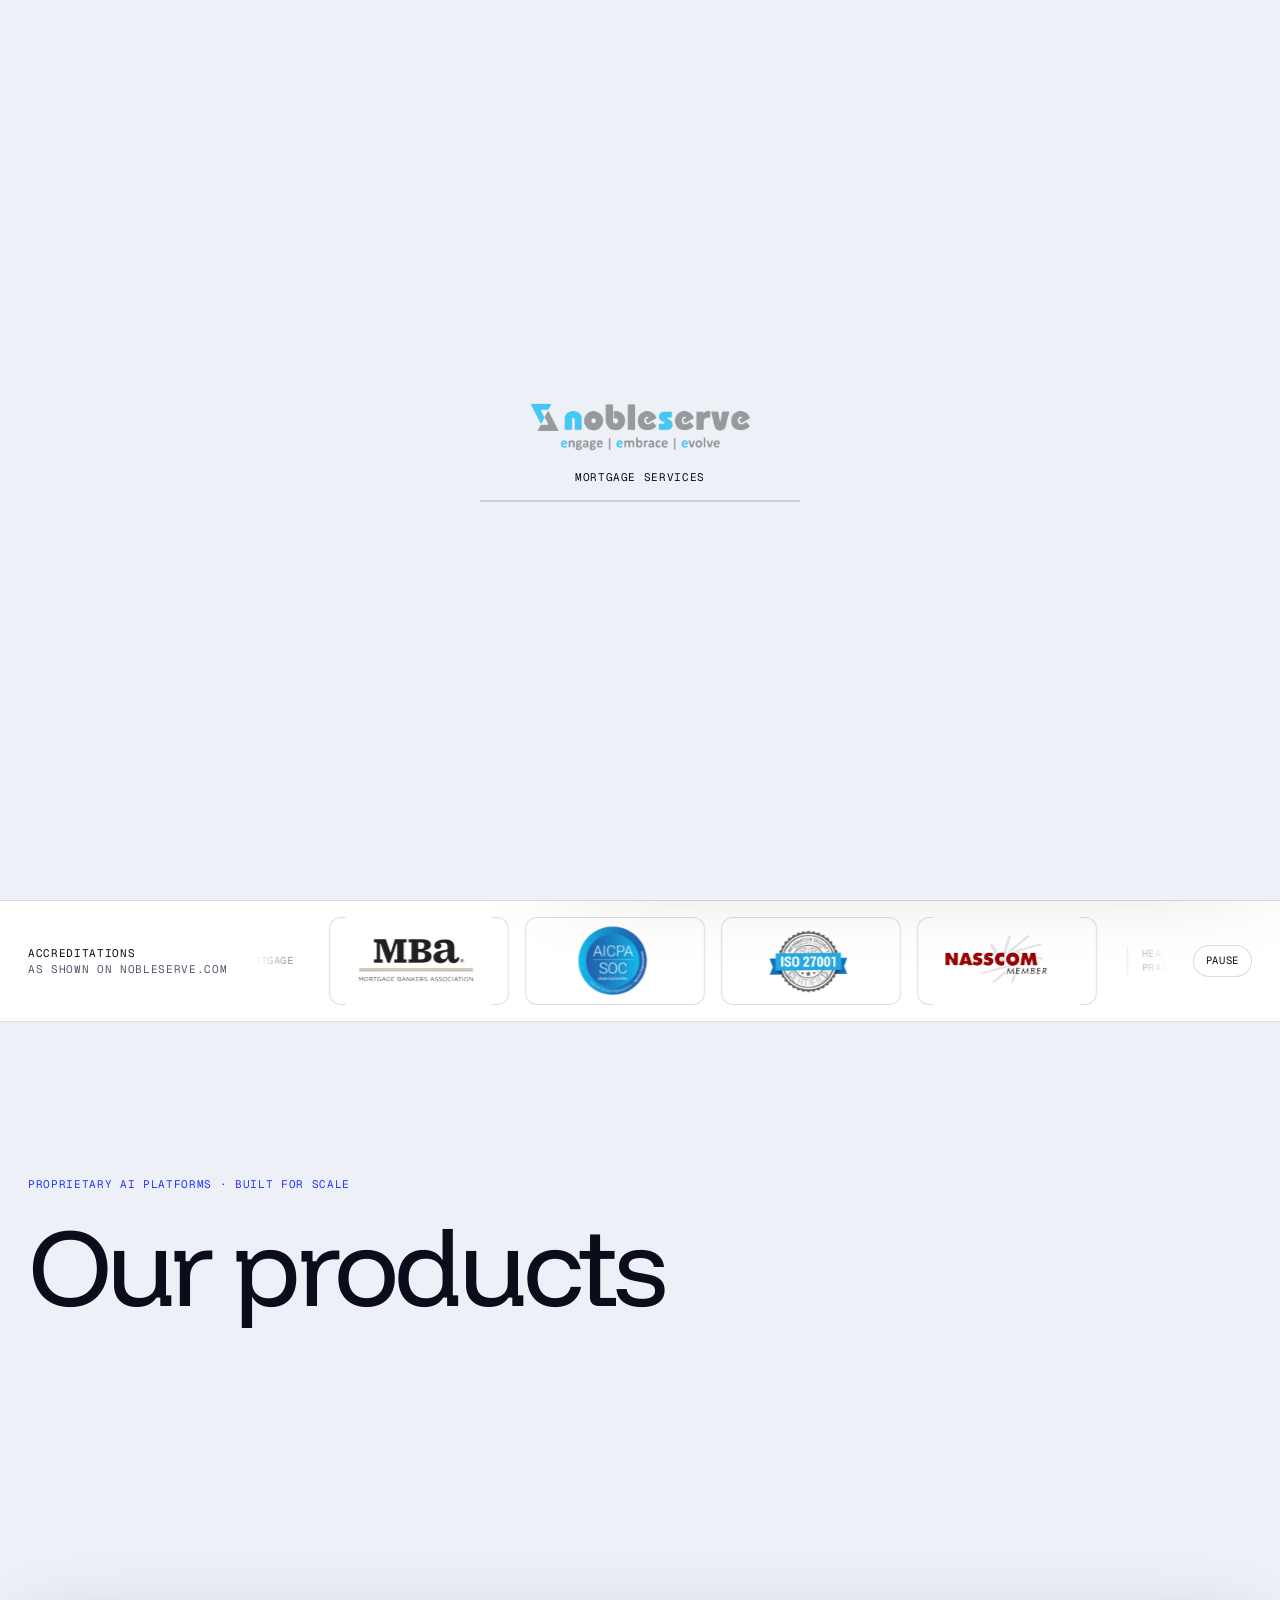
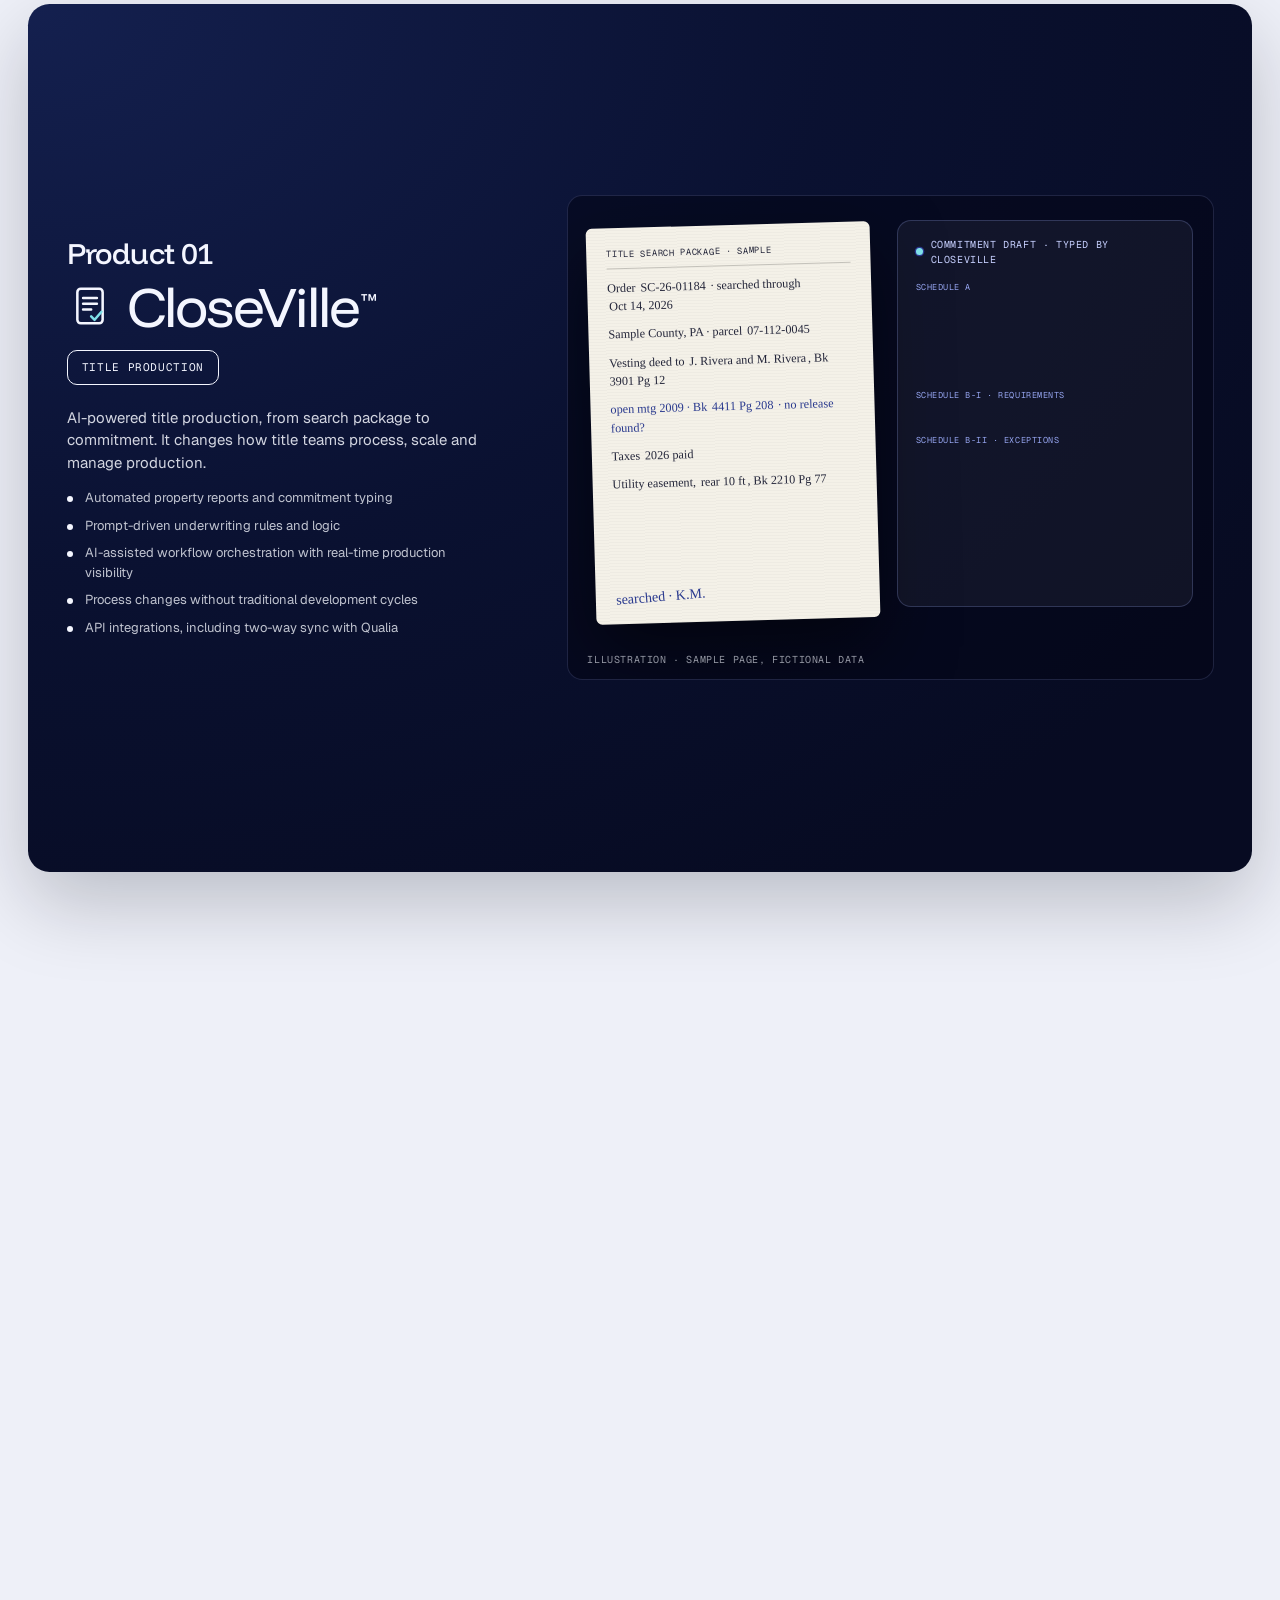
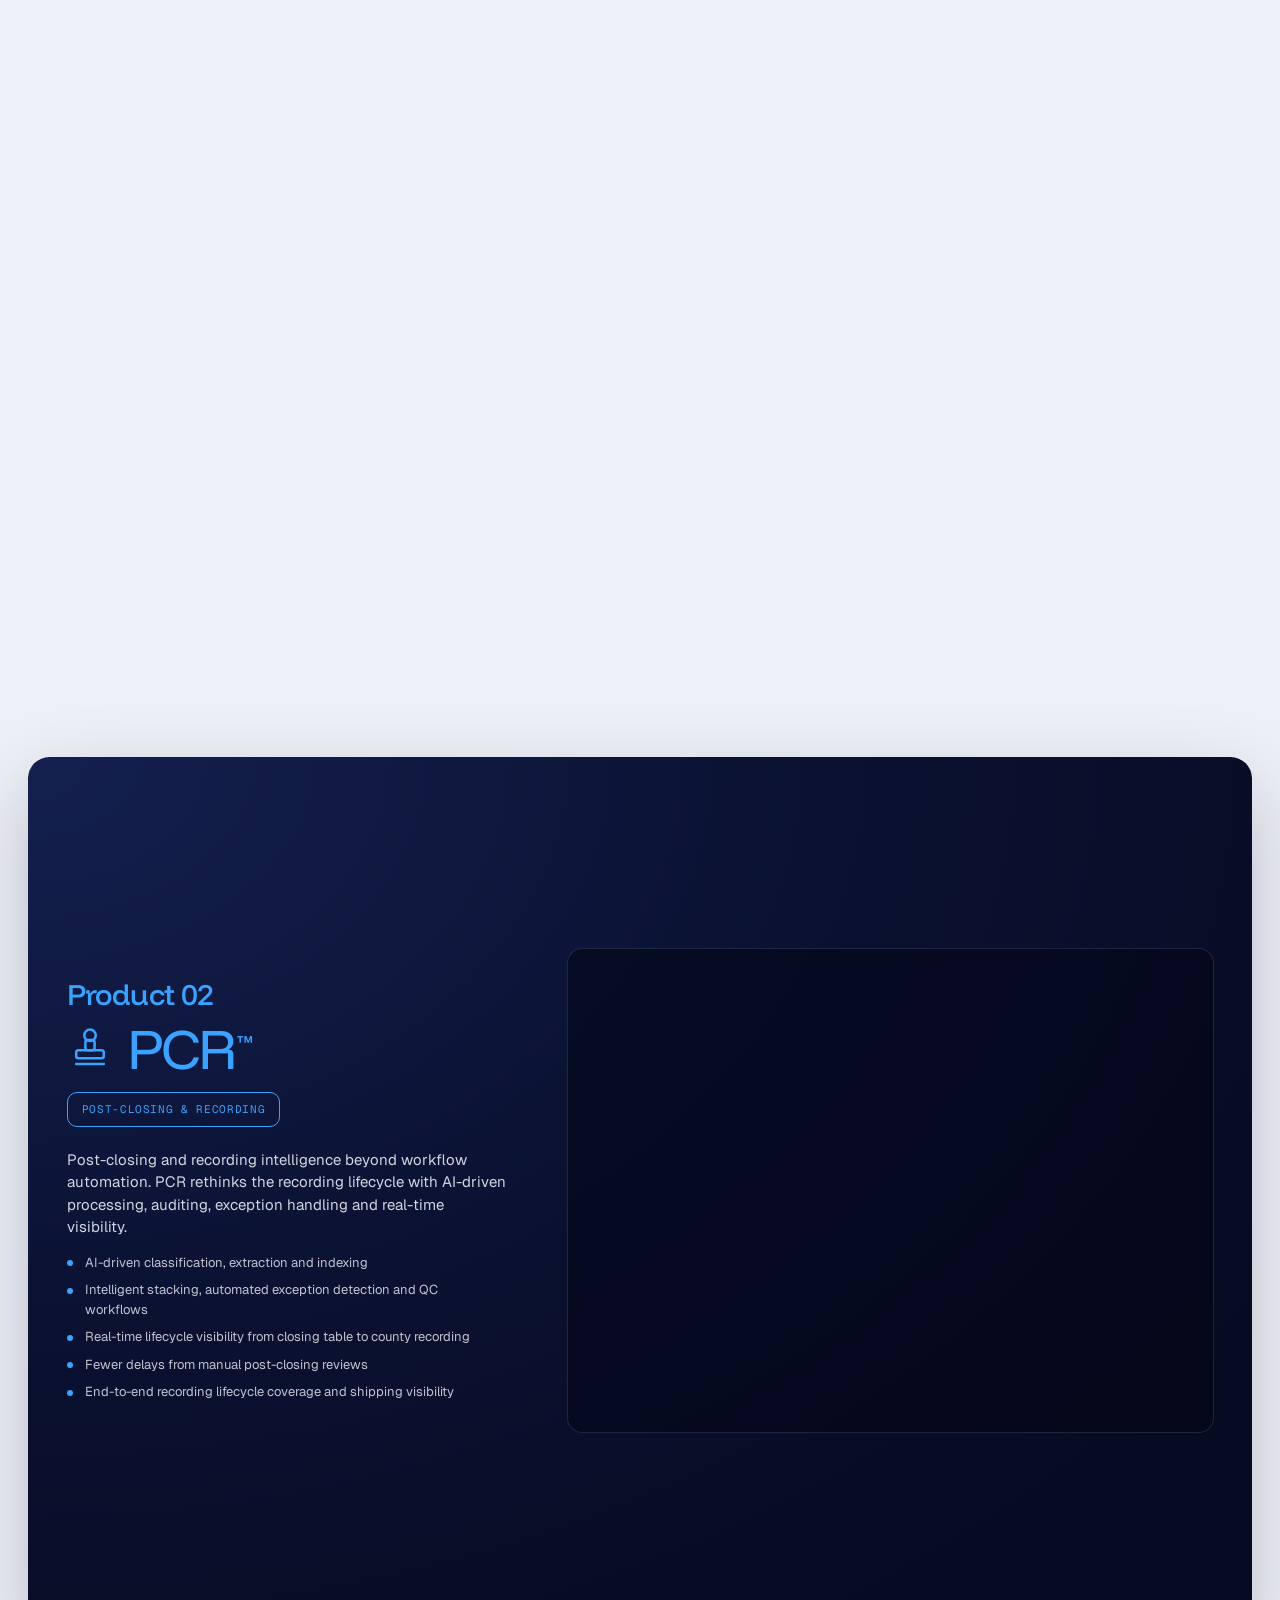
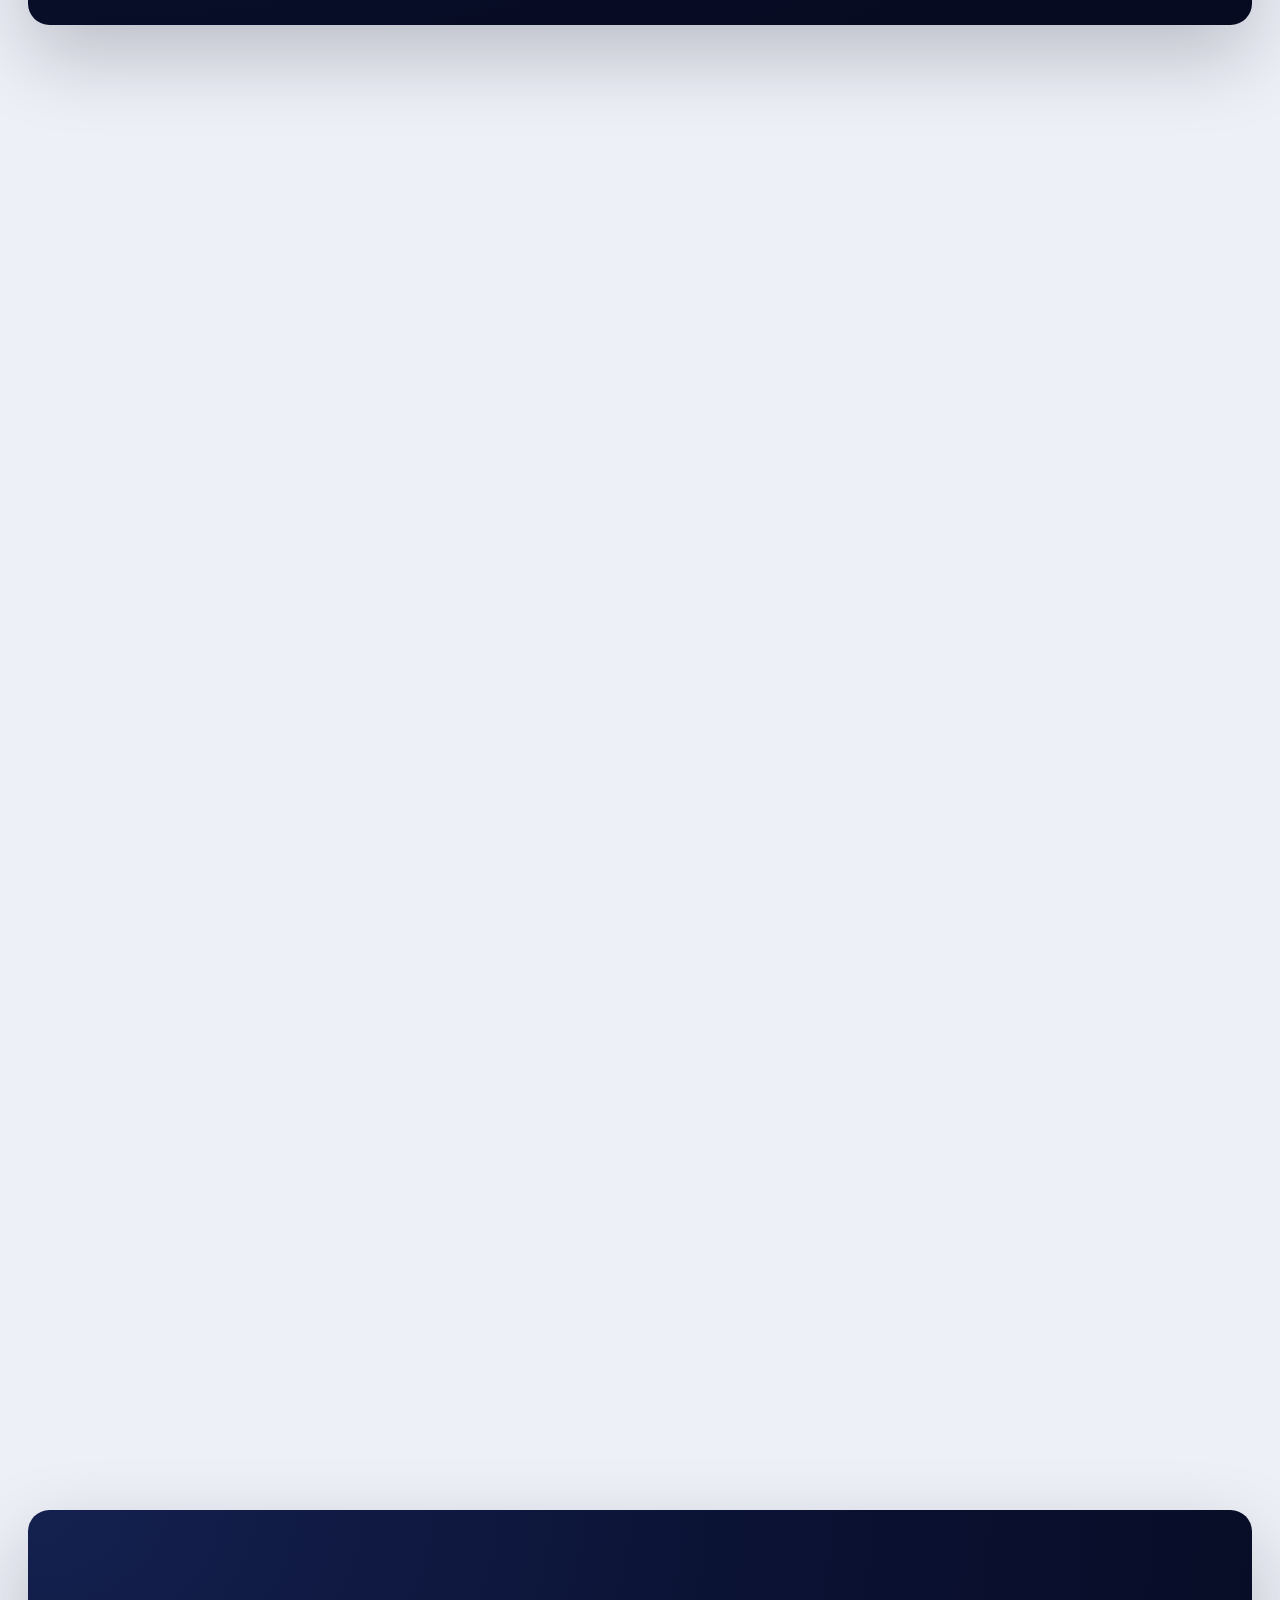
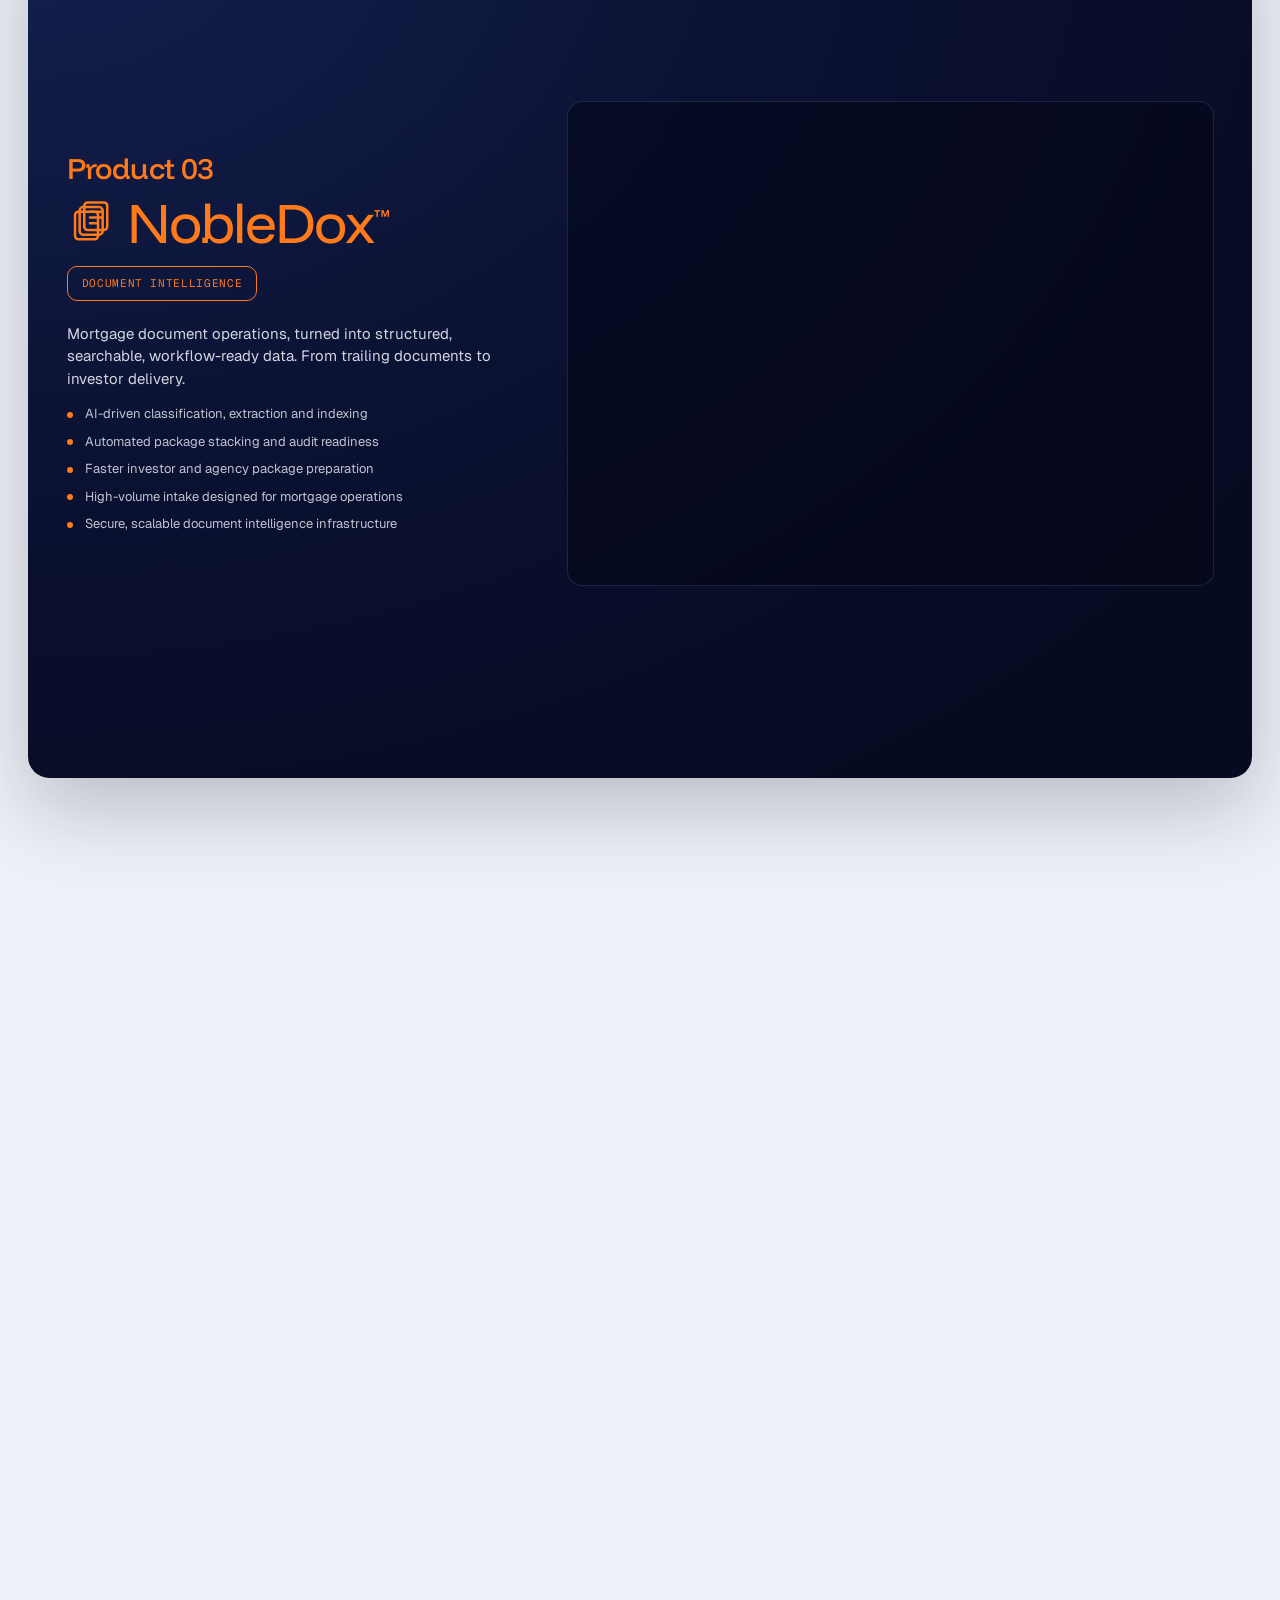
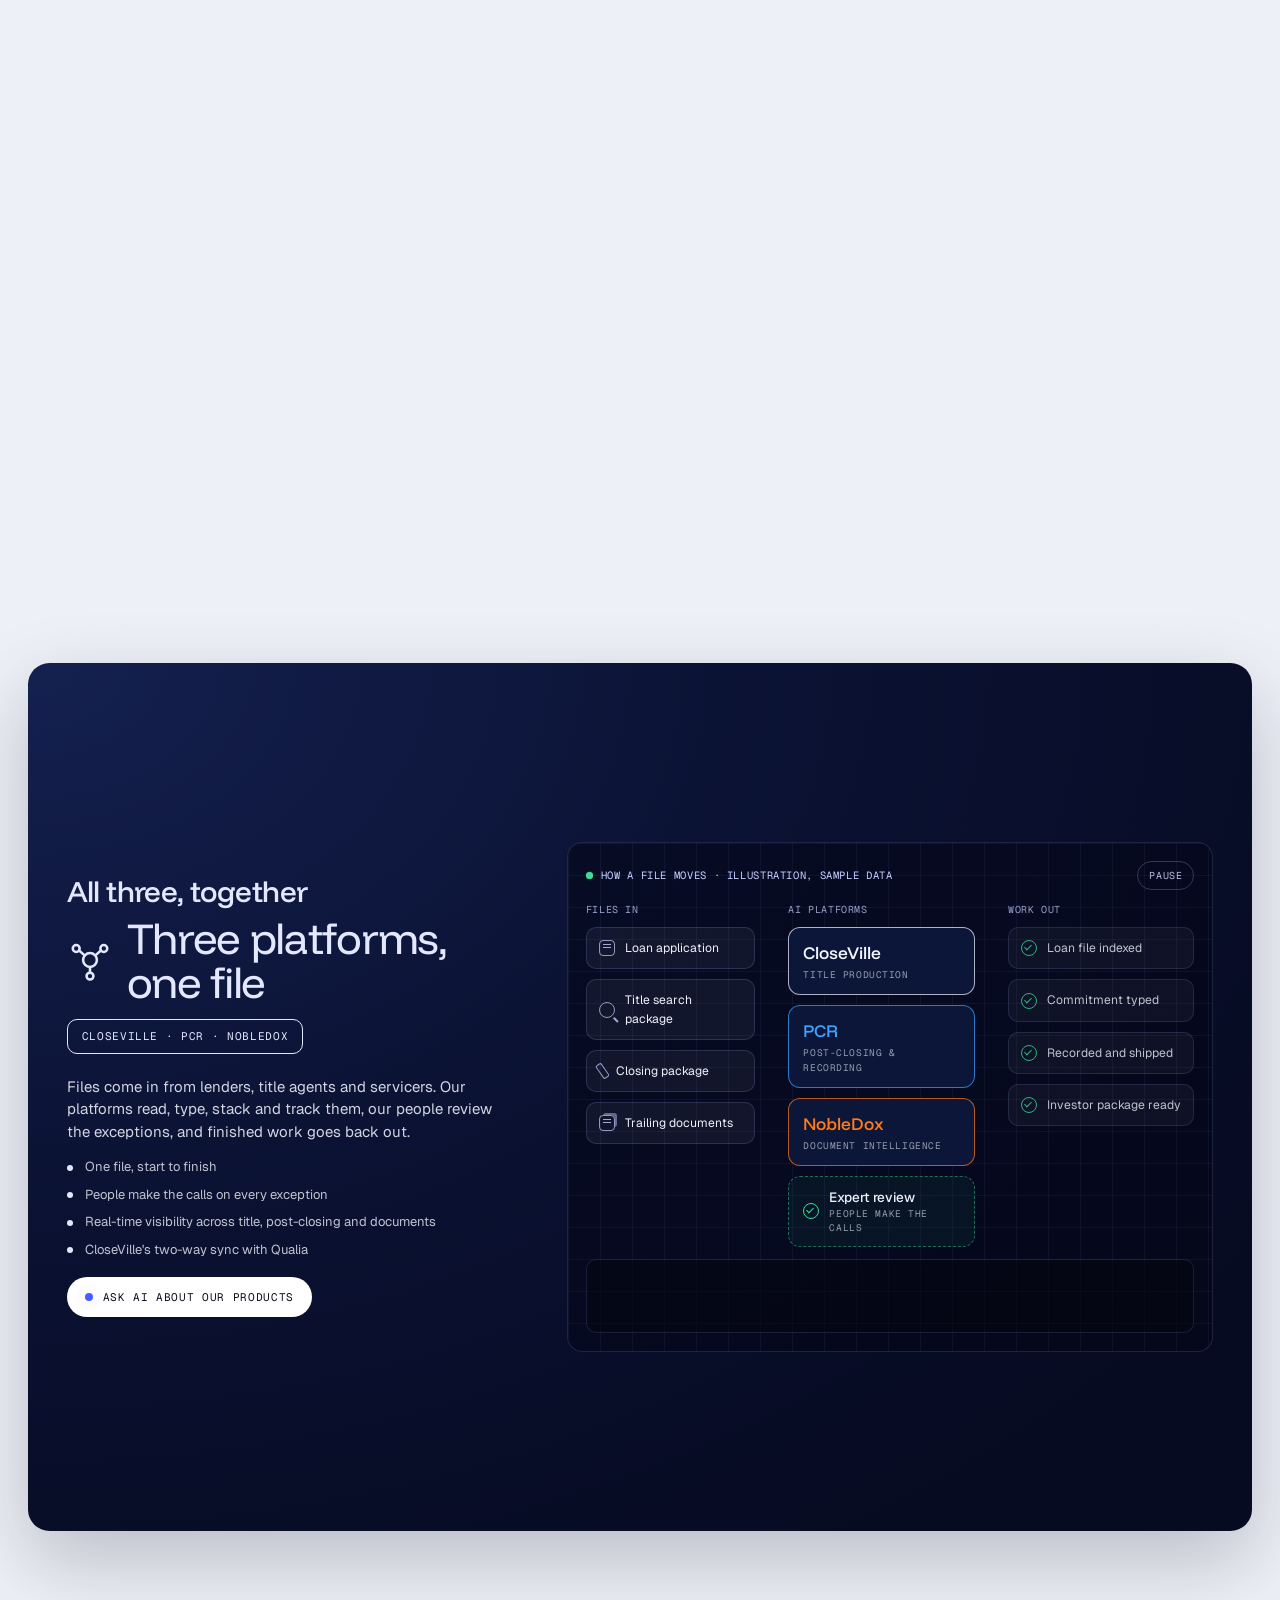
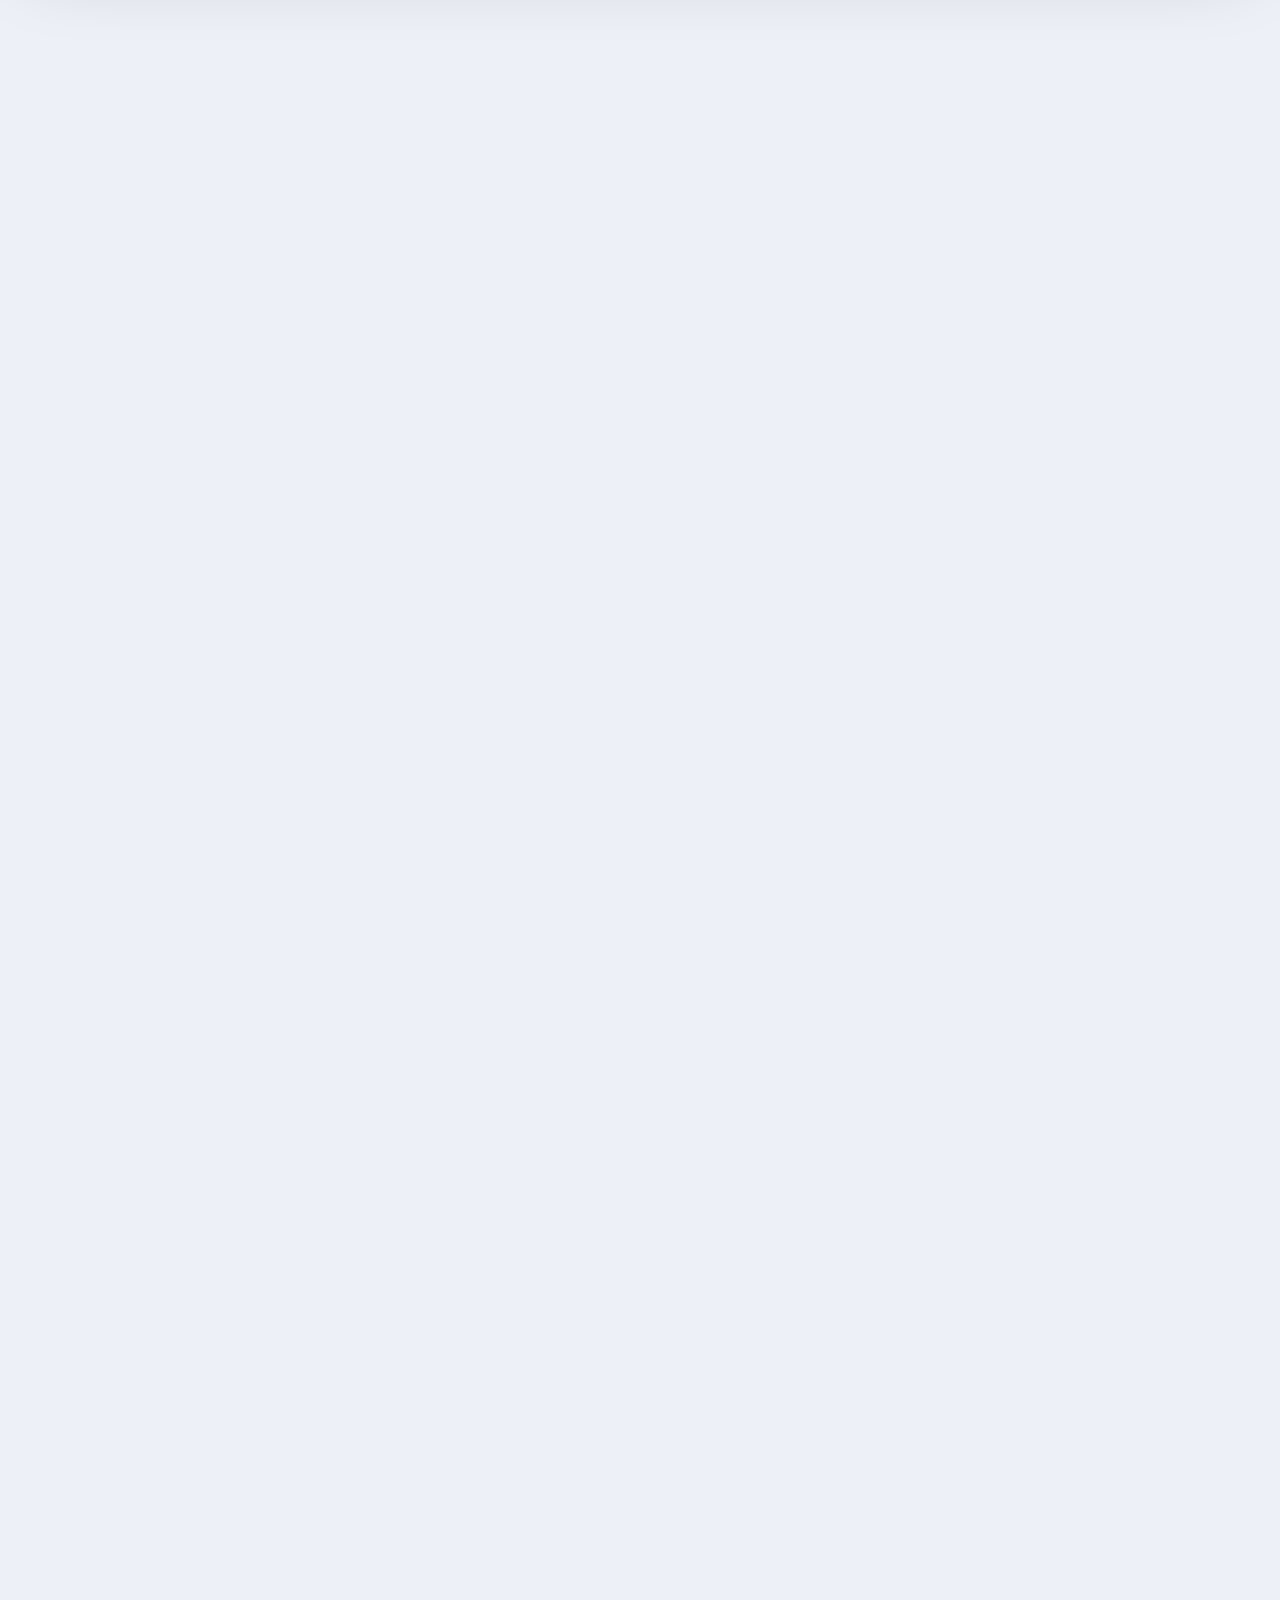
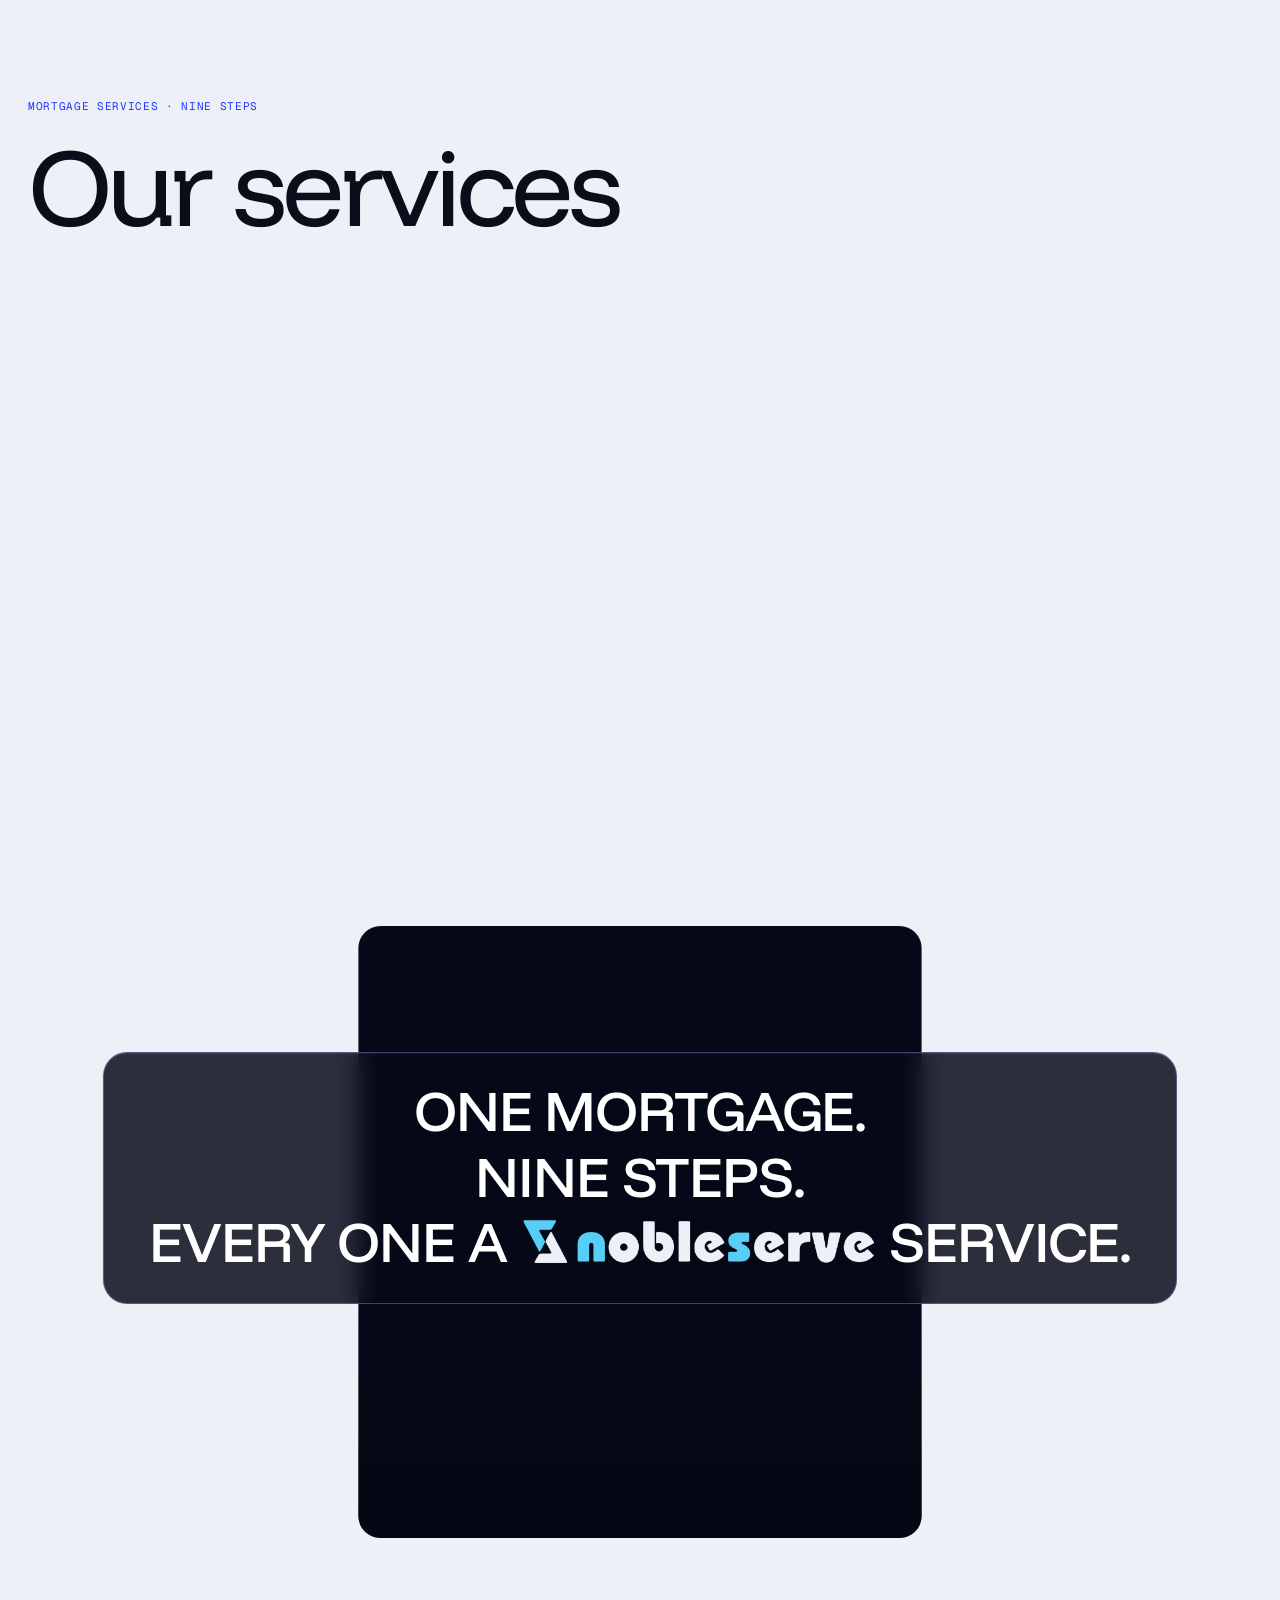
<file: index.html>
<!doctype html>
<html lang="en">
<head>
<meta charset="utf-8">
<meta name="viewport" content="width=device-width, initial-scale=1">
<meta name="robots" content="noindex, nofollow">
<title>Concepts · pulplabs.ai</title>
<link rel="icon" type="image/png" href="nobleserve/assets/img/ns-mark.png">
<meta http-equiv="refresh" content="0; url=nobleserve/">
<link rel="canonical" href="nobleserve/">
</head>
<body style="font-family:system-ui,sans-serif;padding:24px">
<p><a href="nobleserve/">Open the concept</a></p>
</body>
</html>
</file>
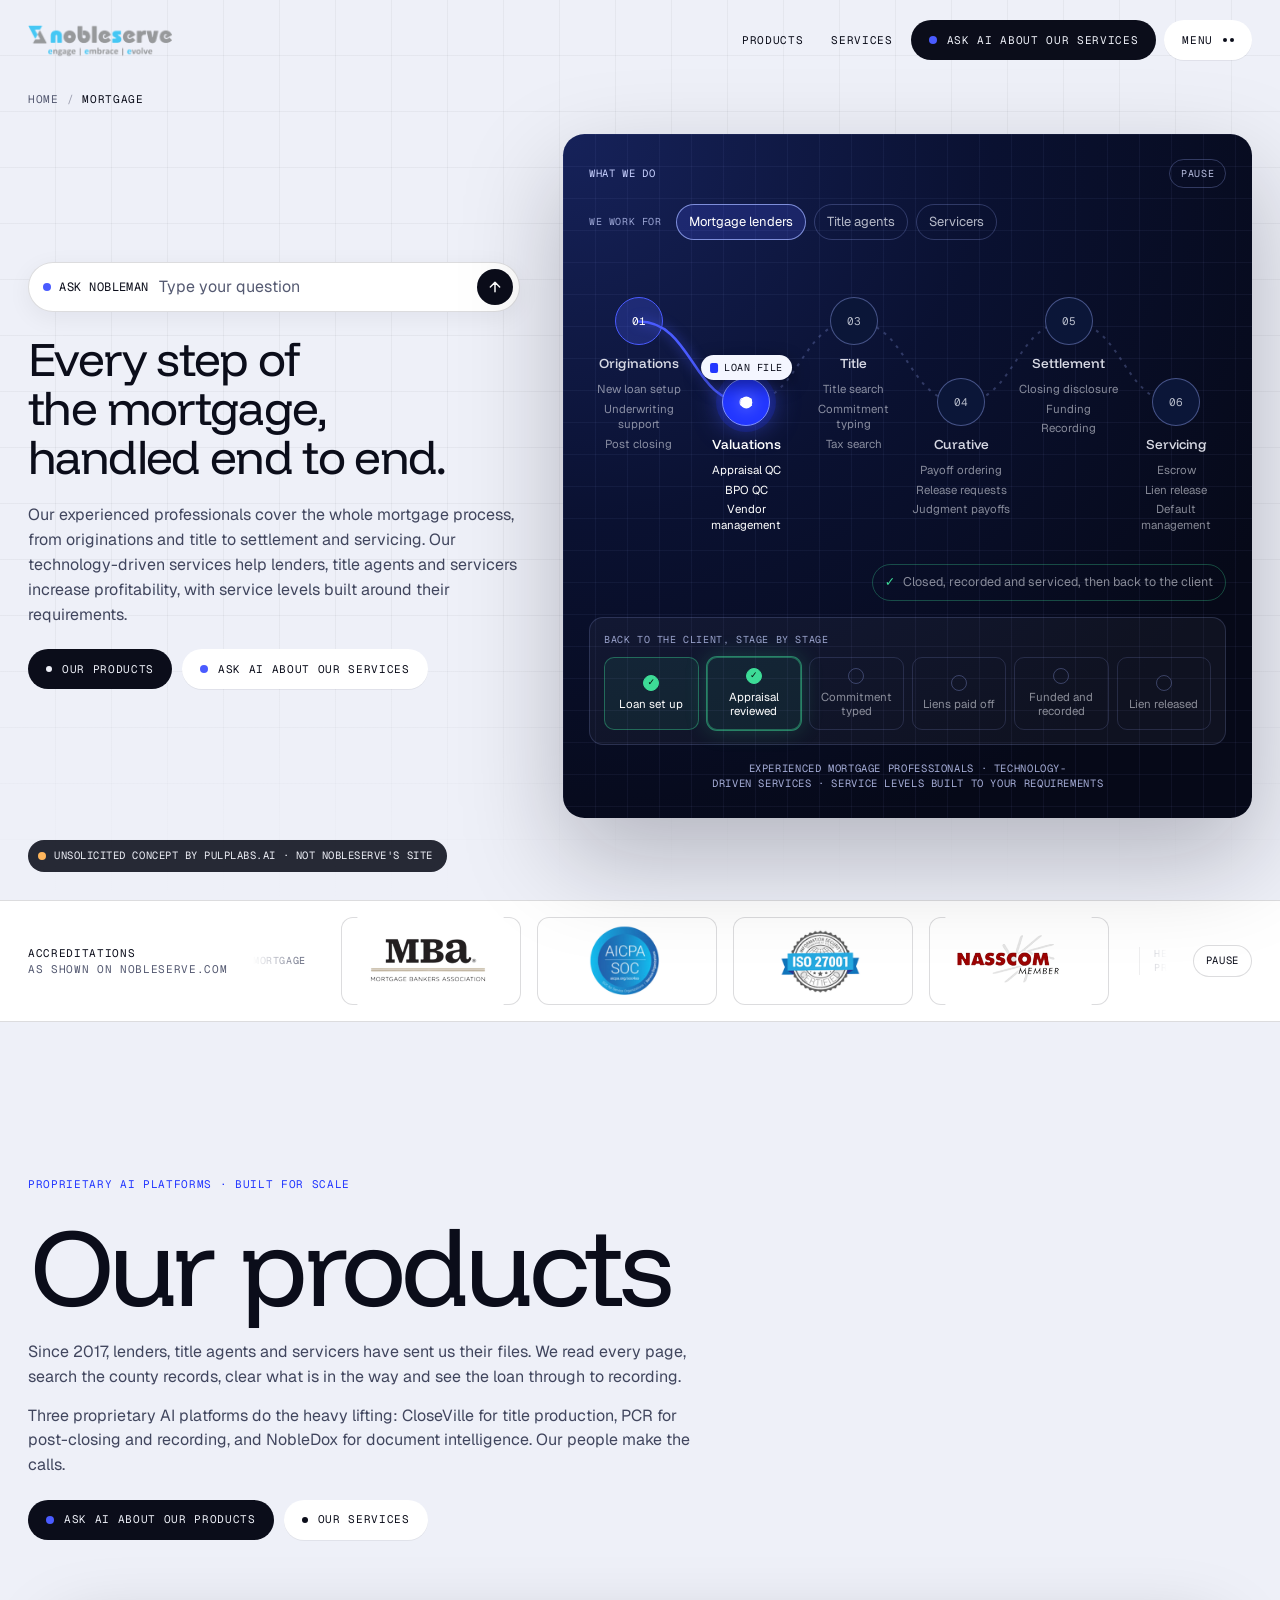
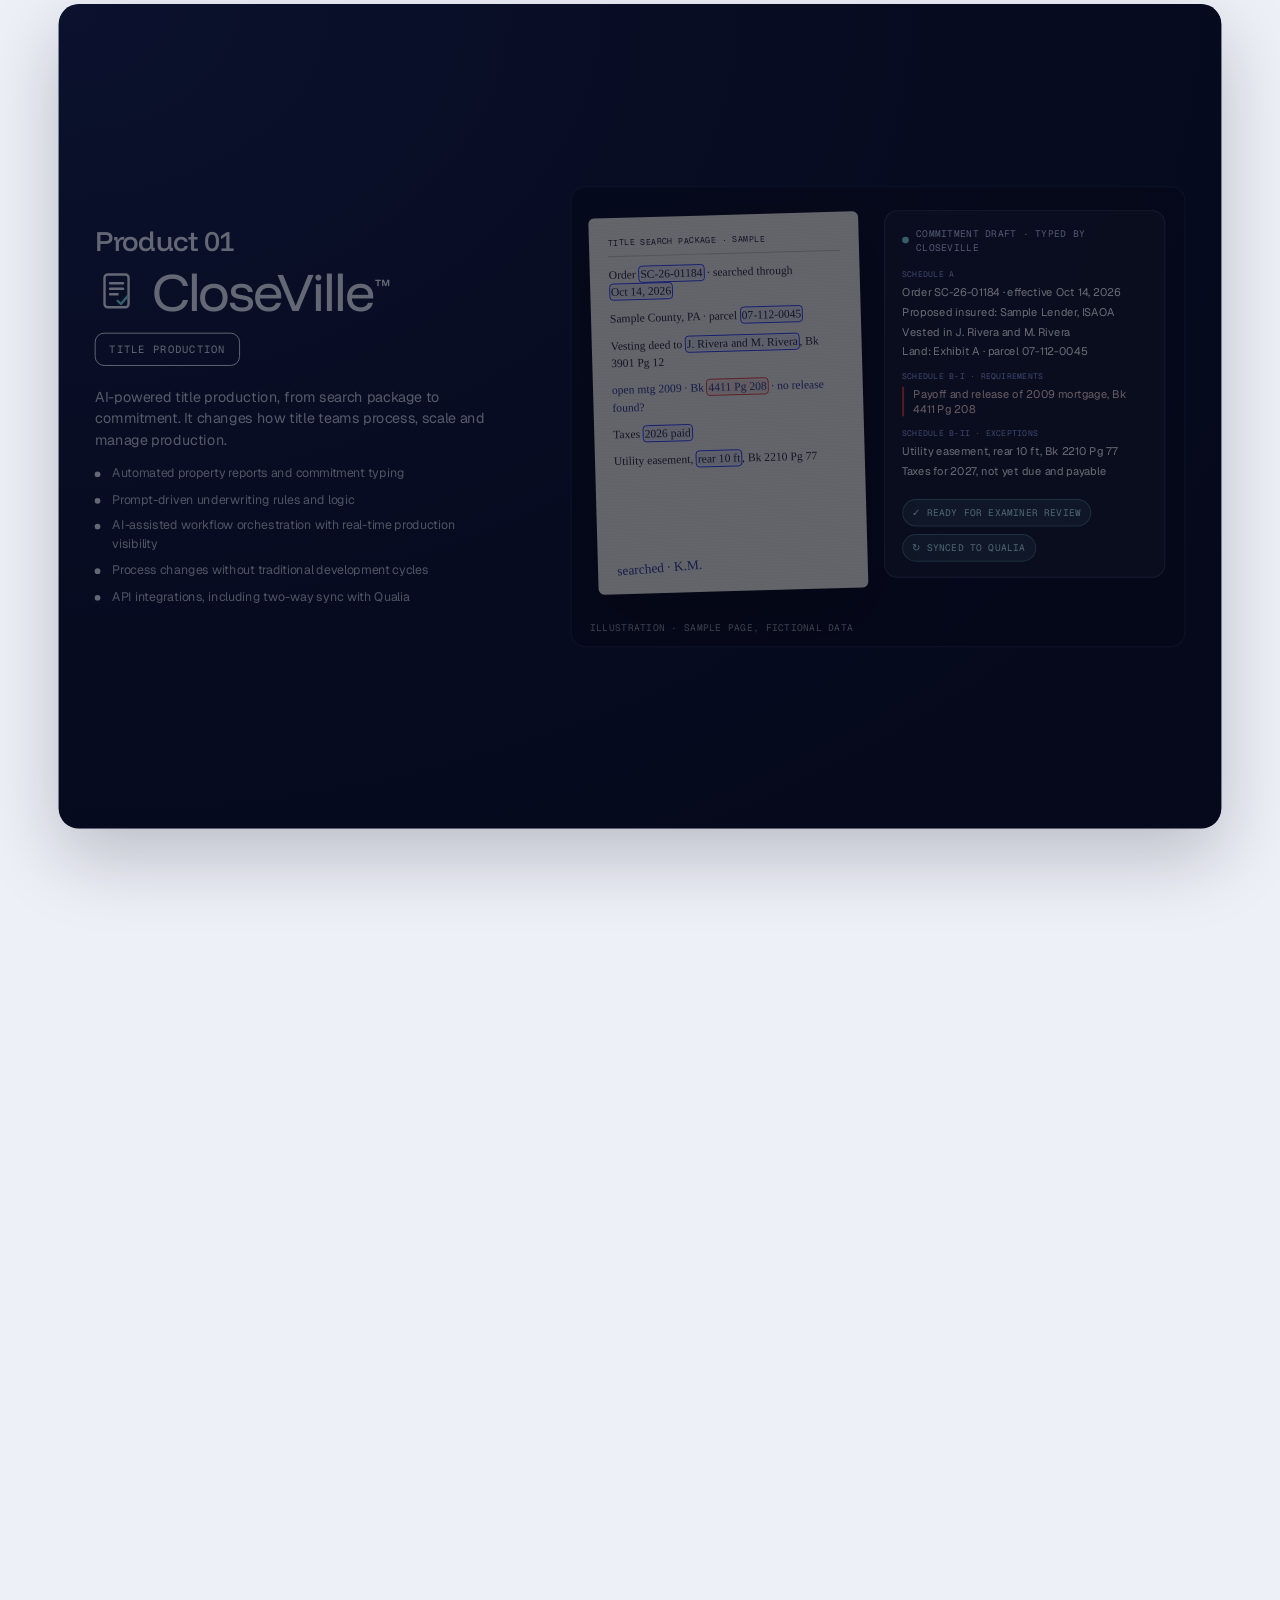
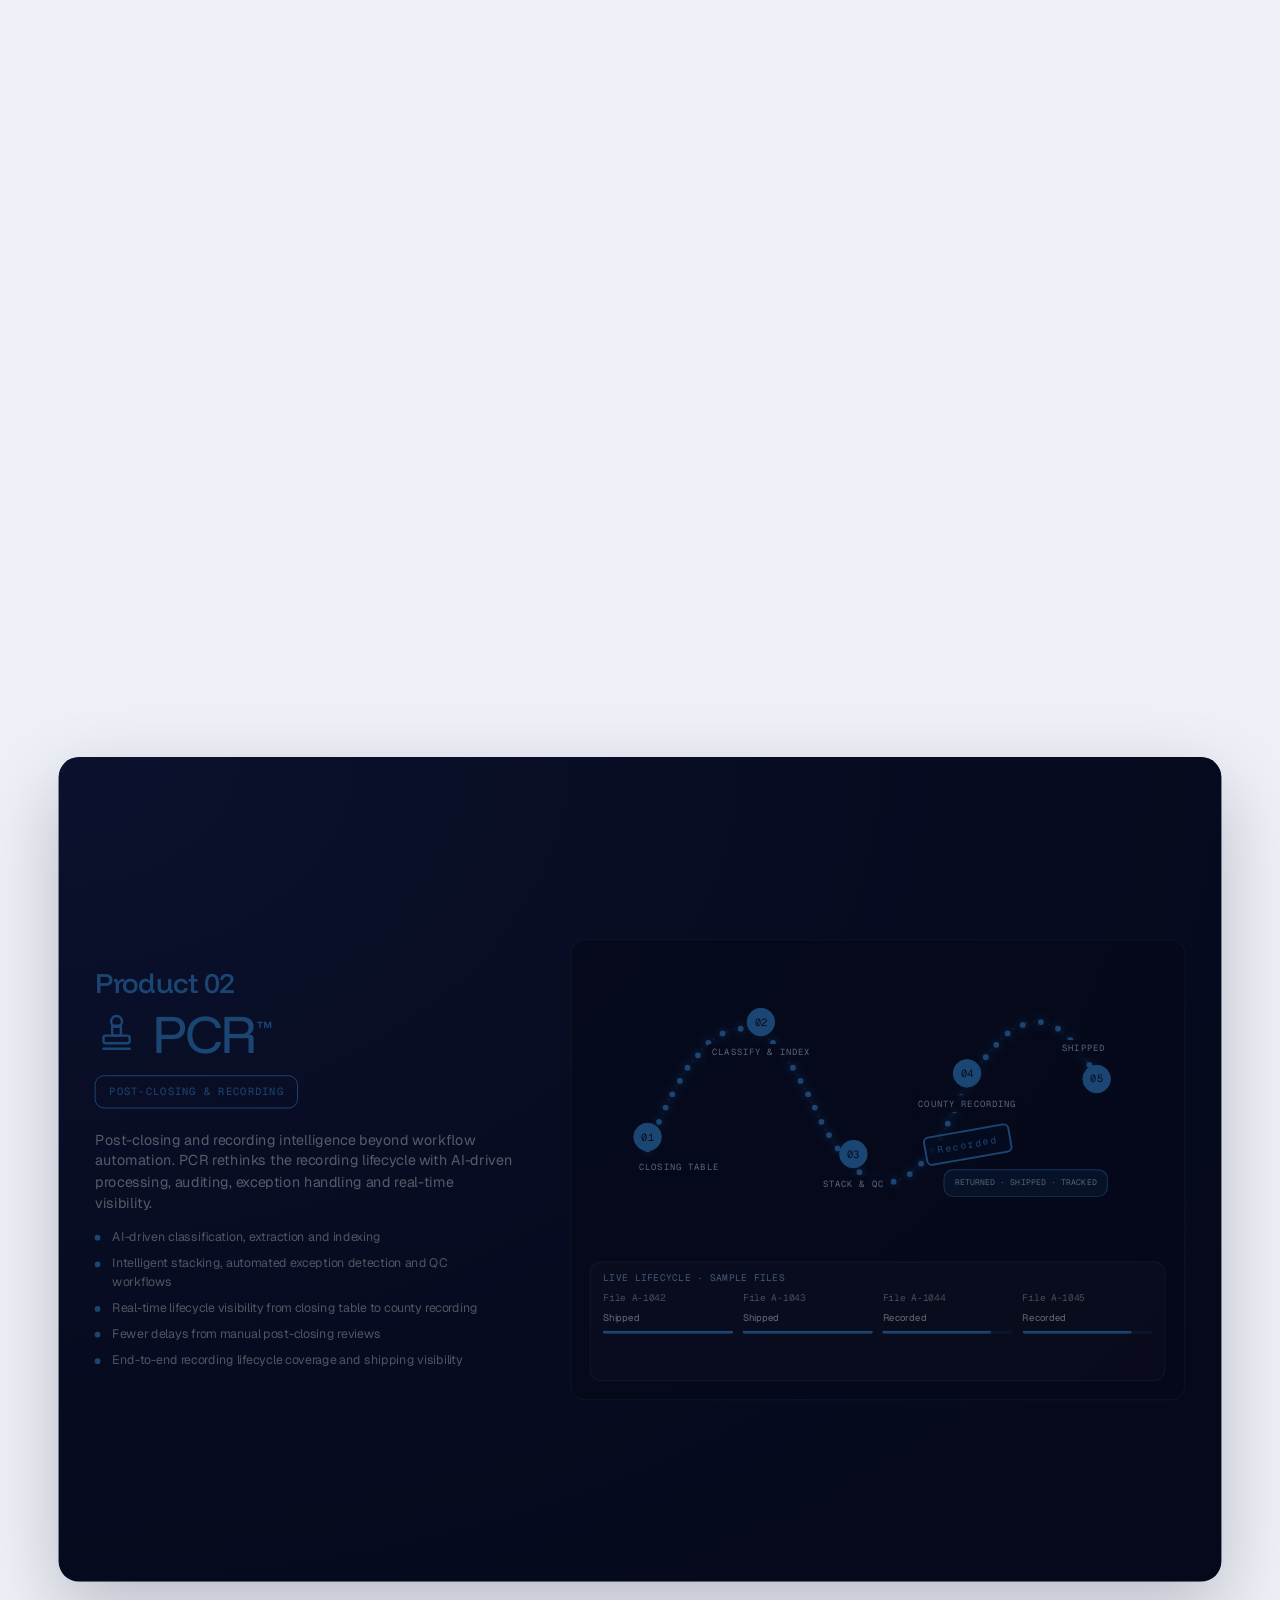
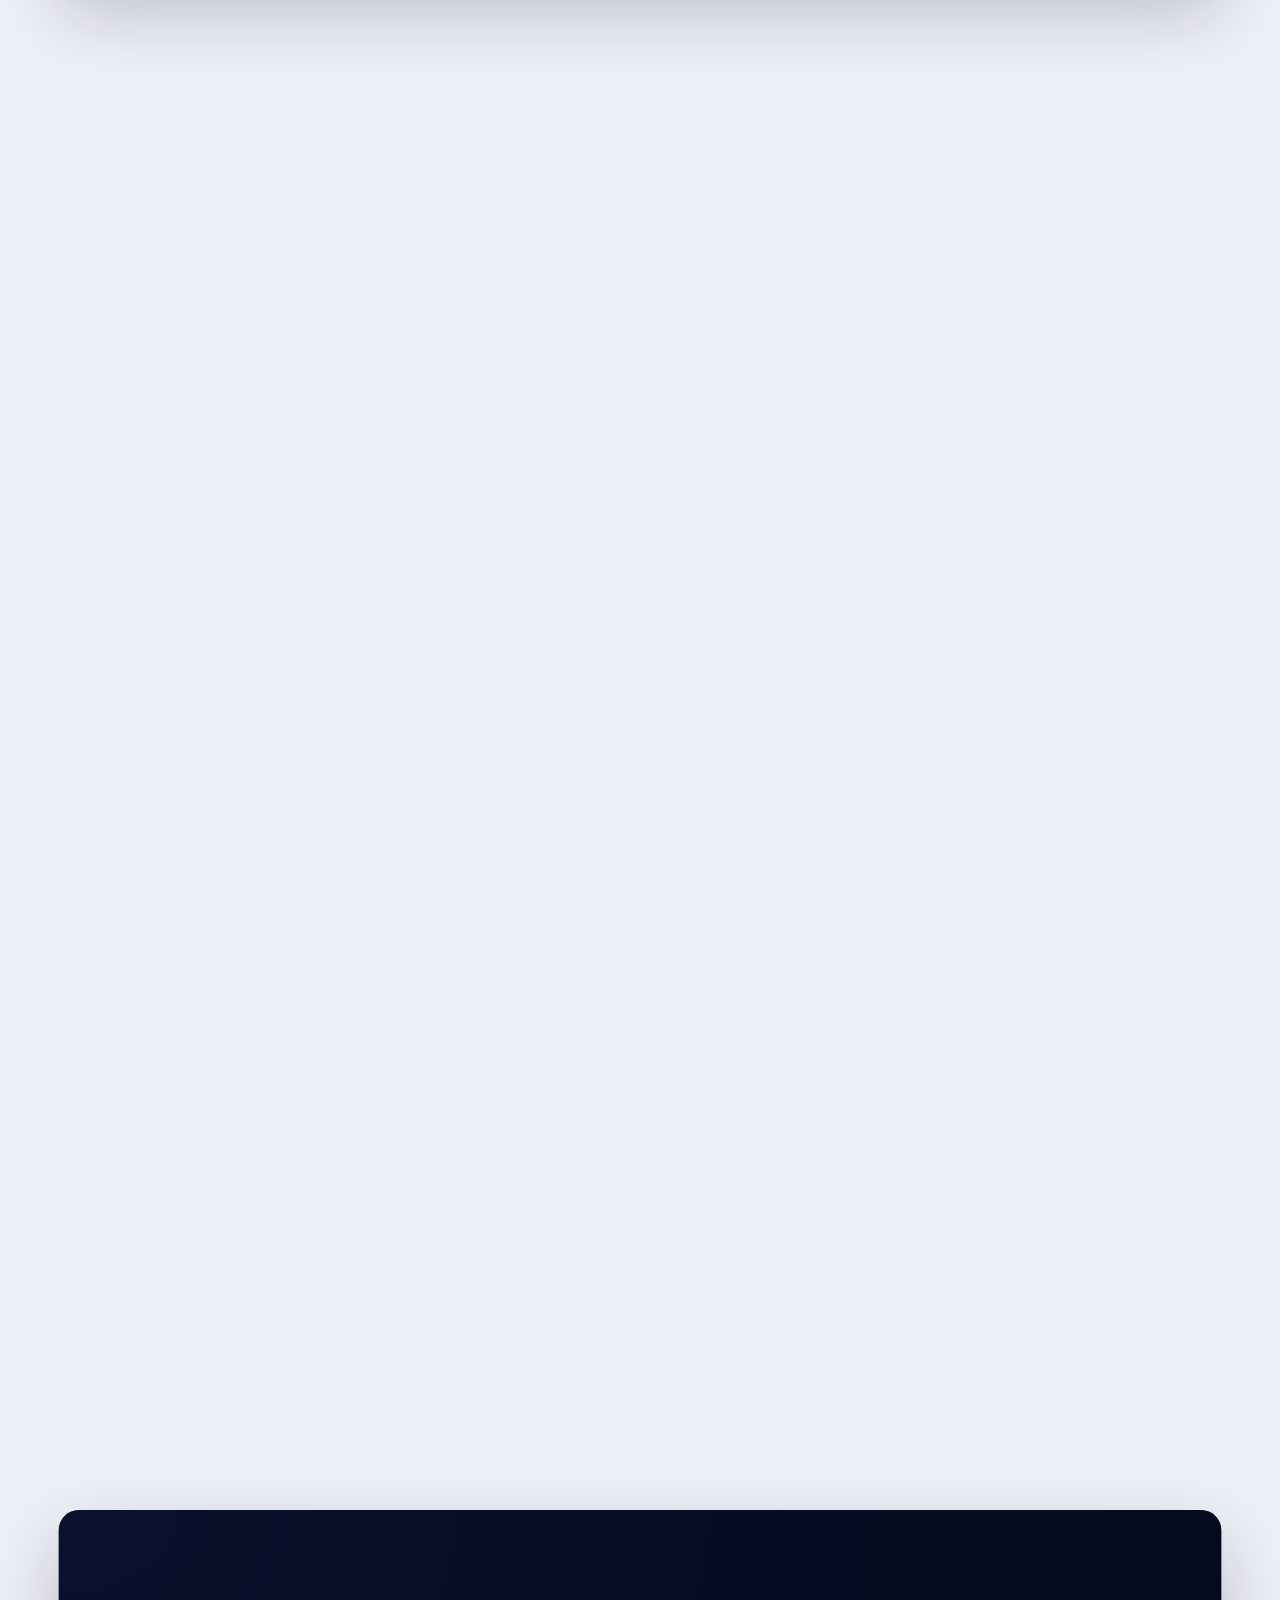
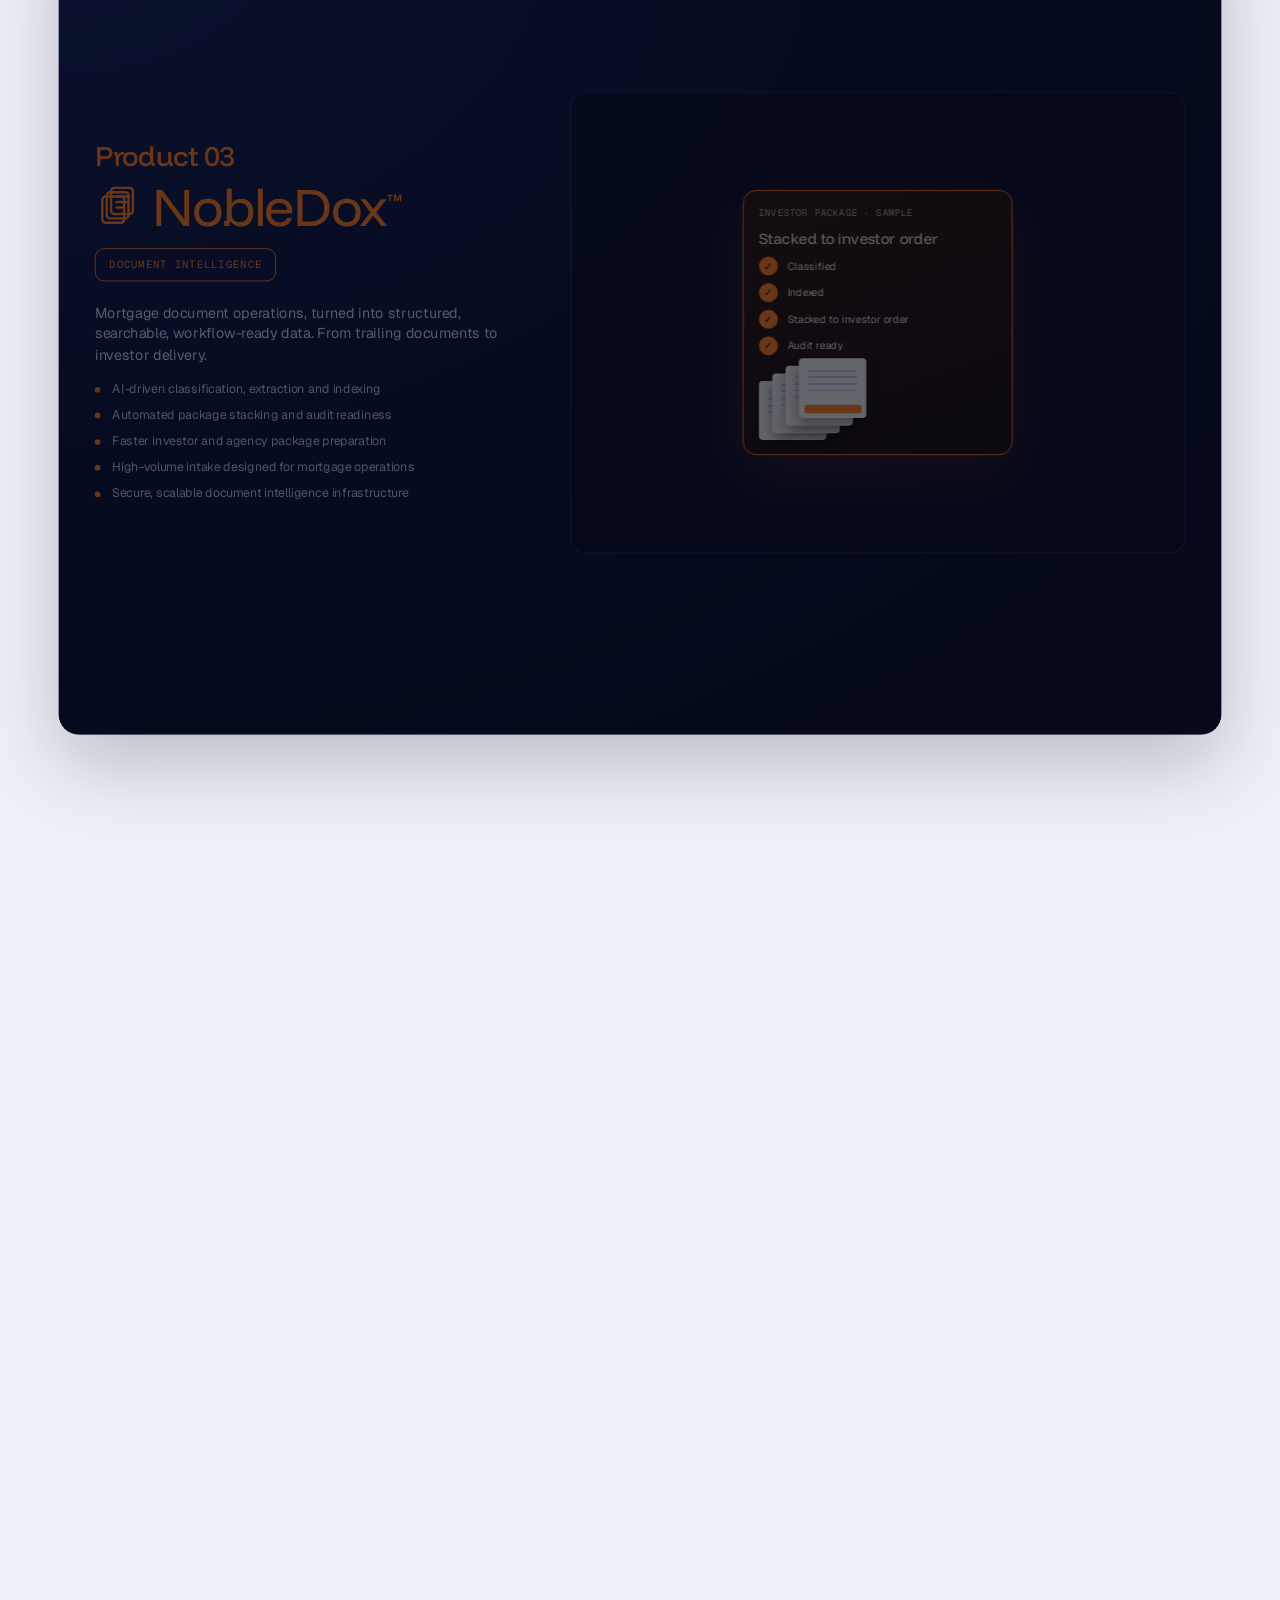
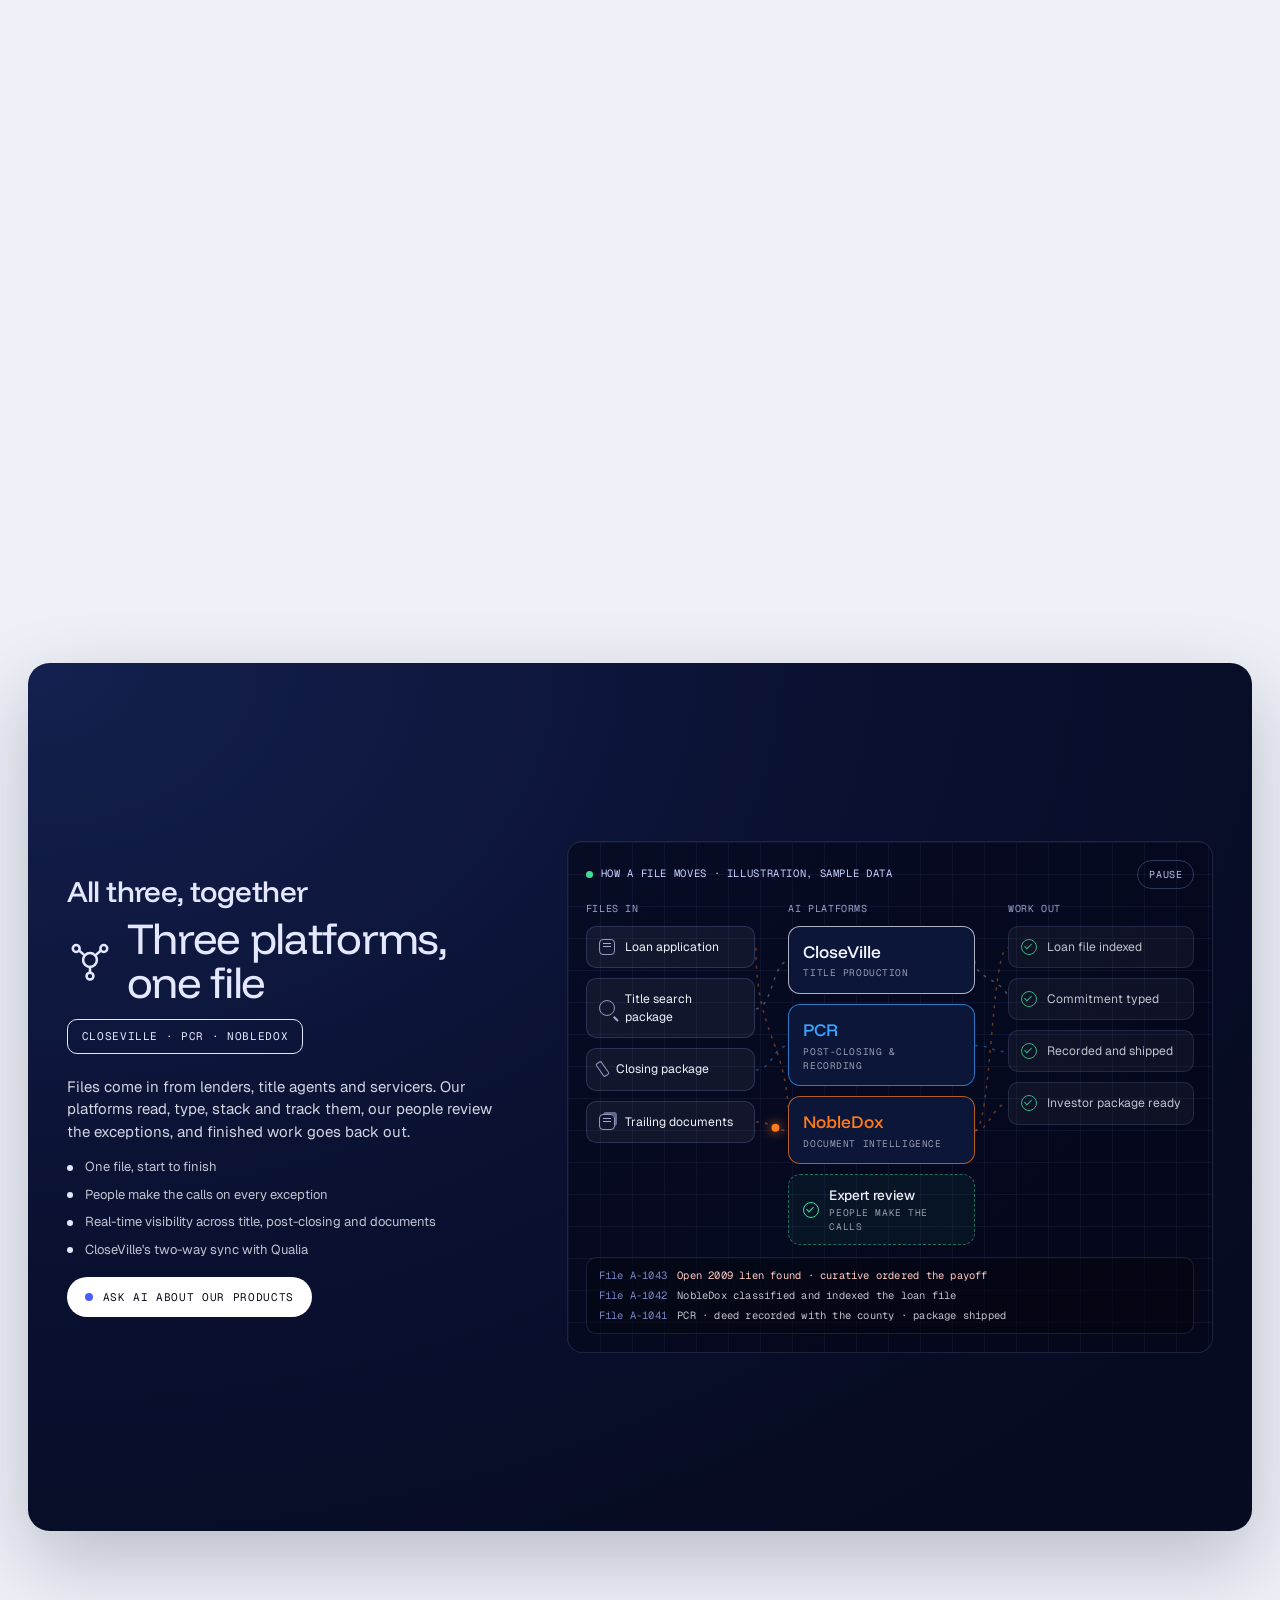
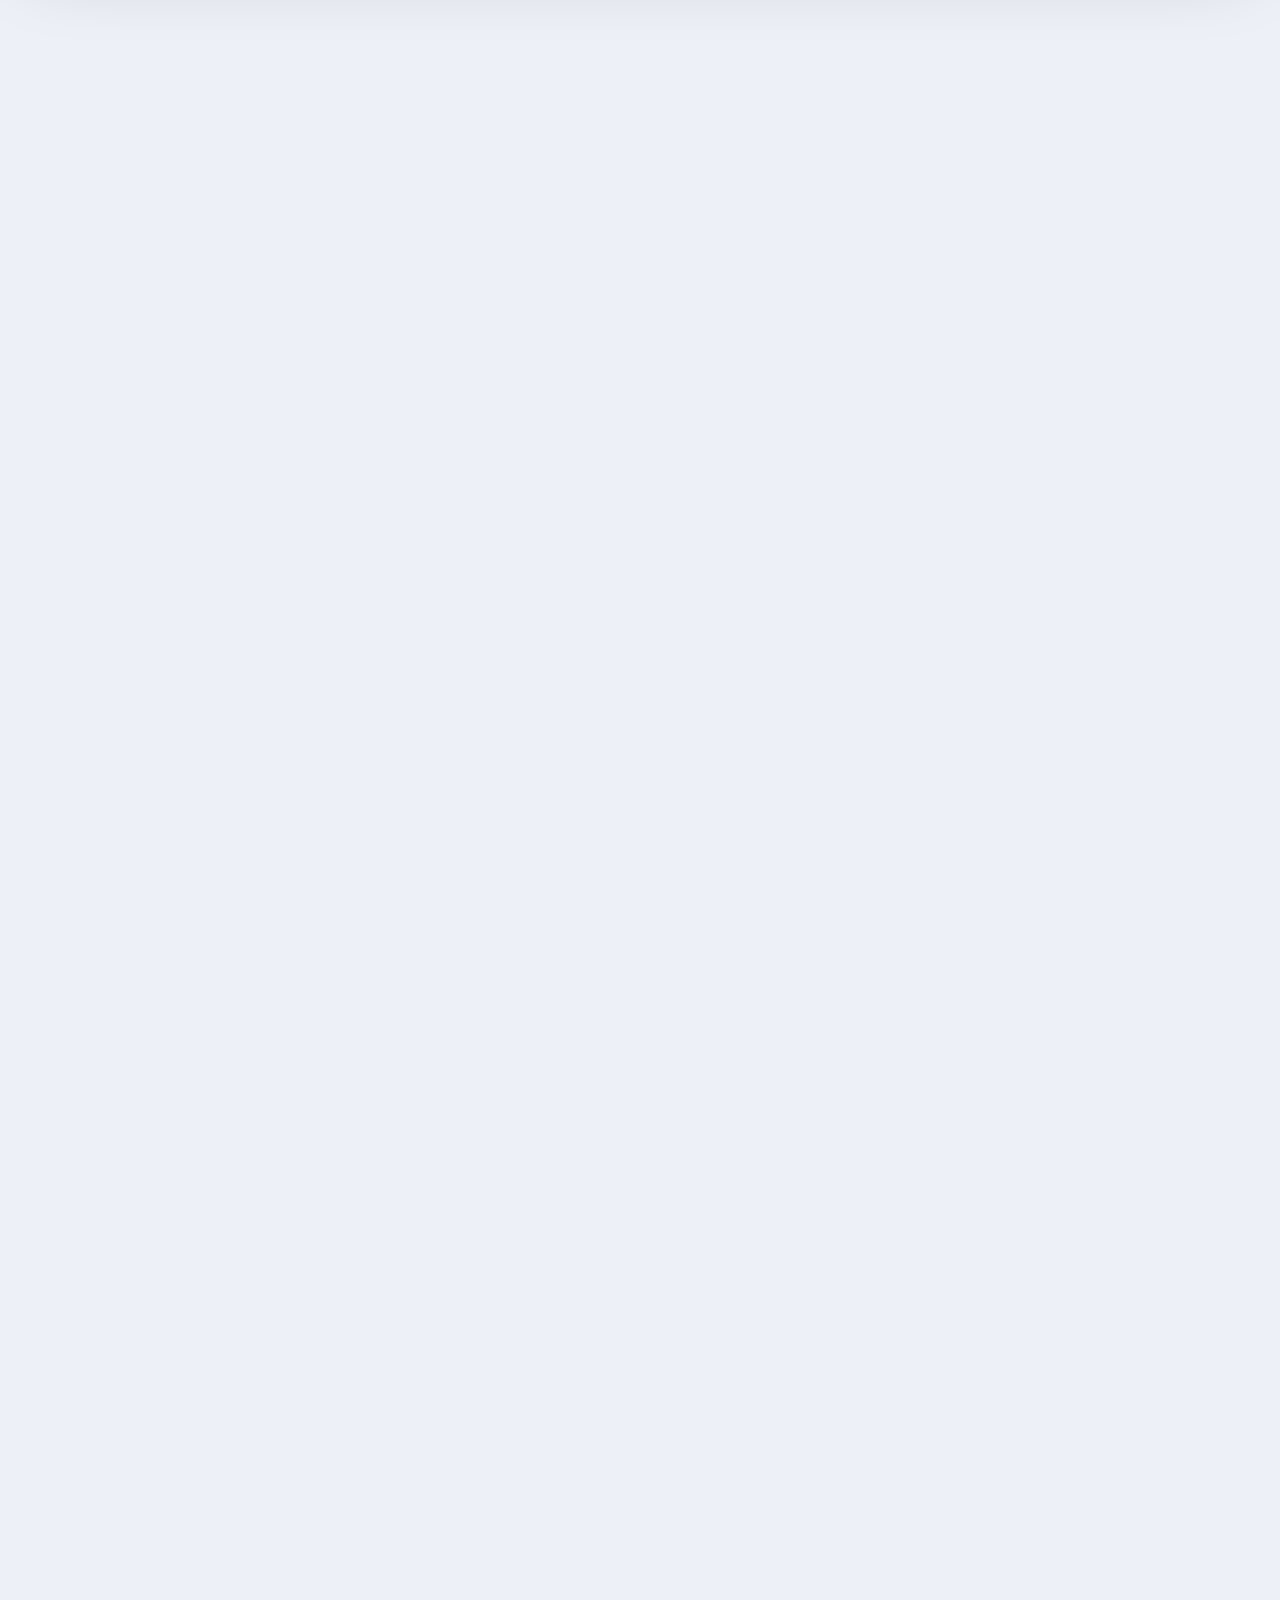
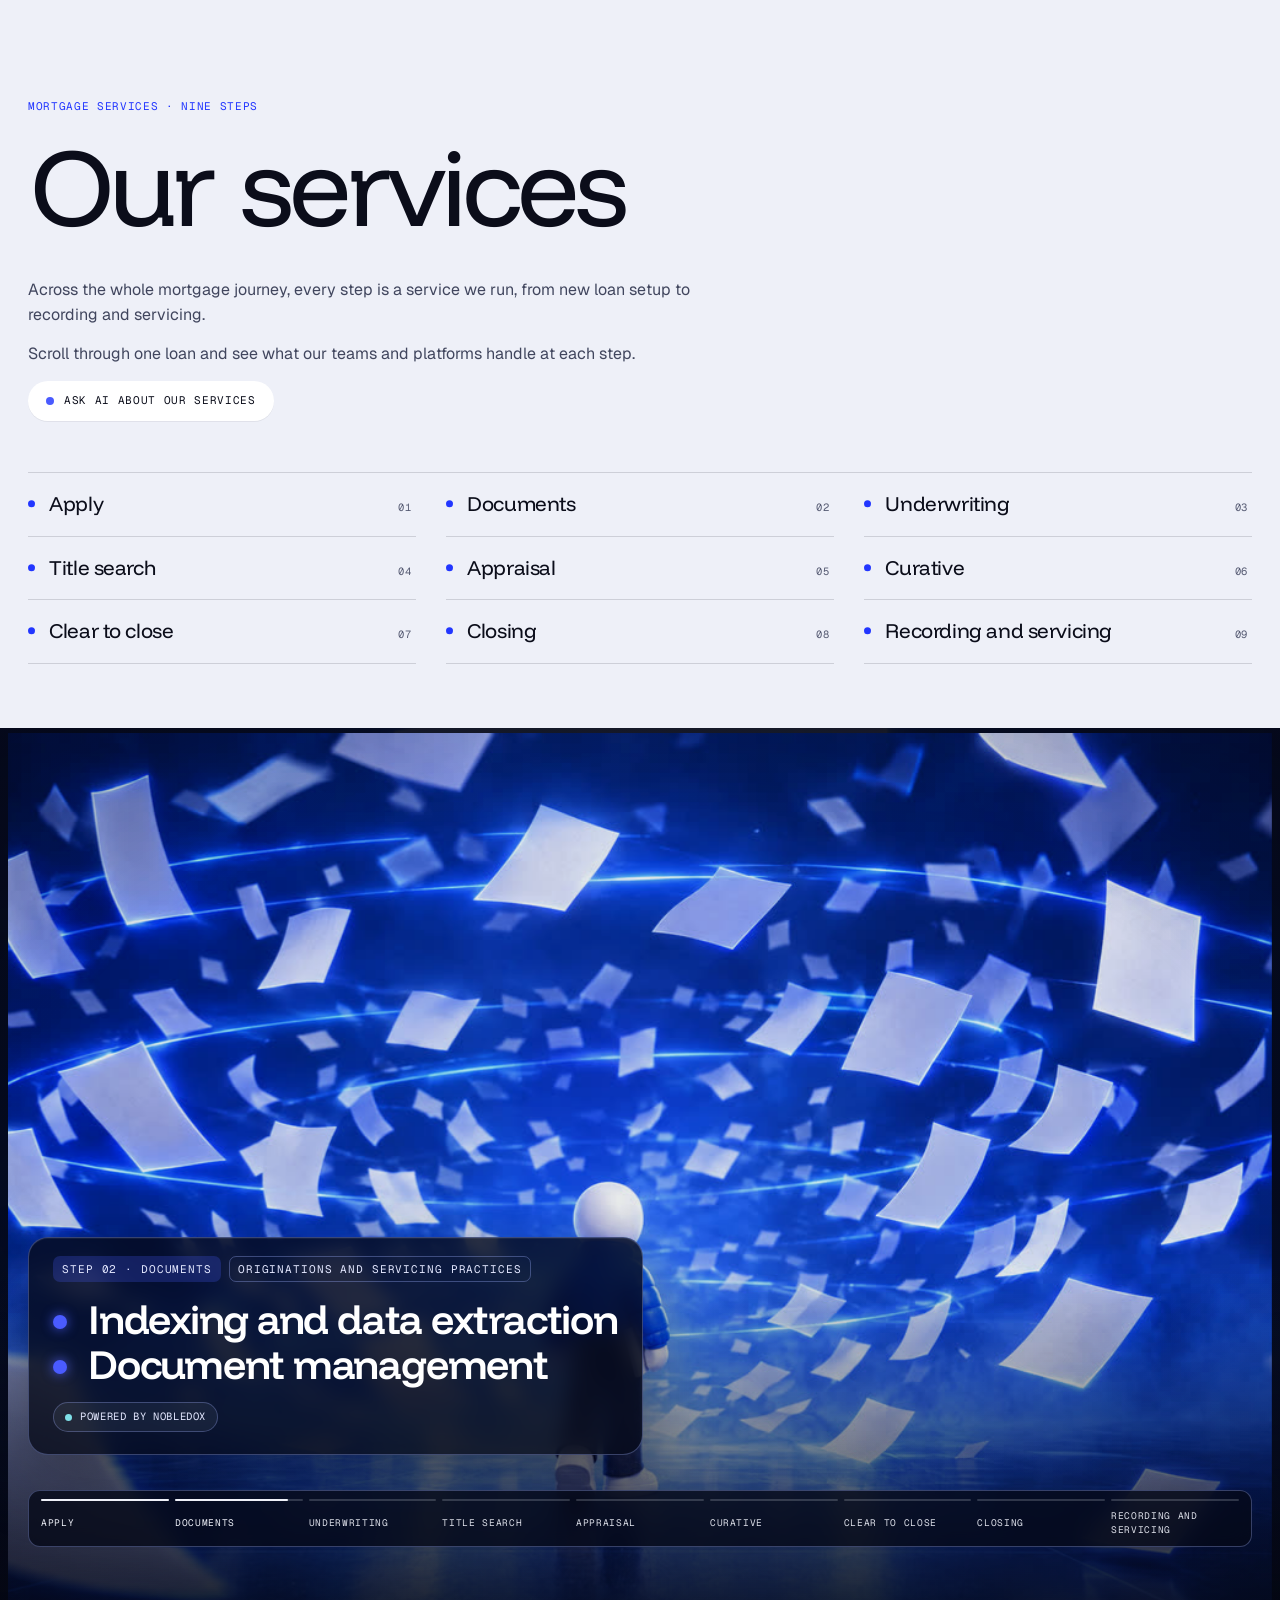
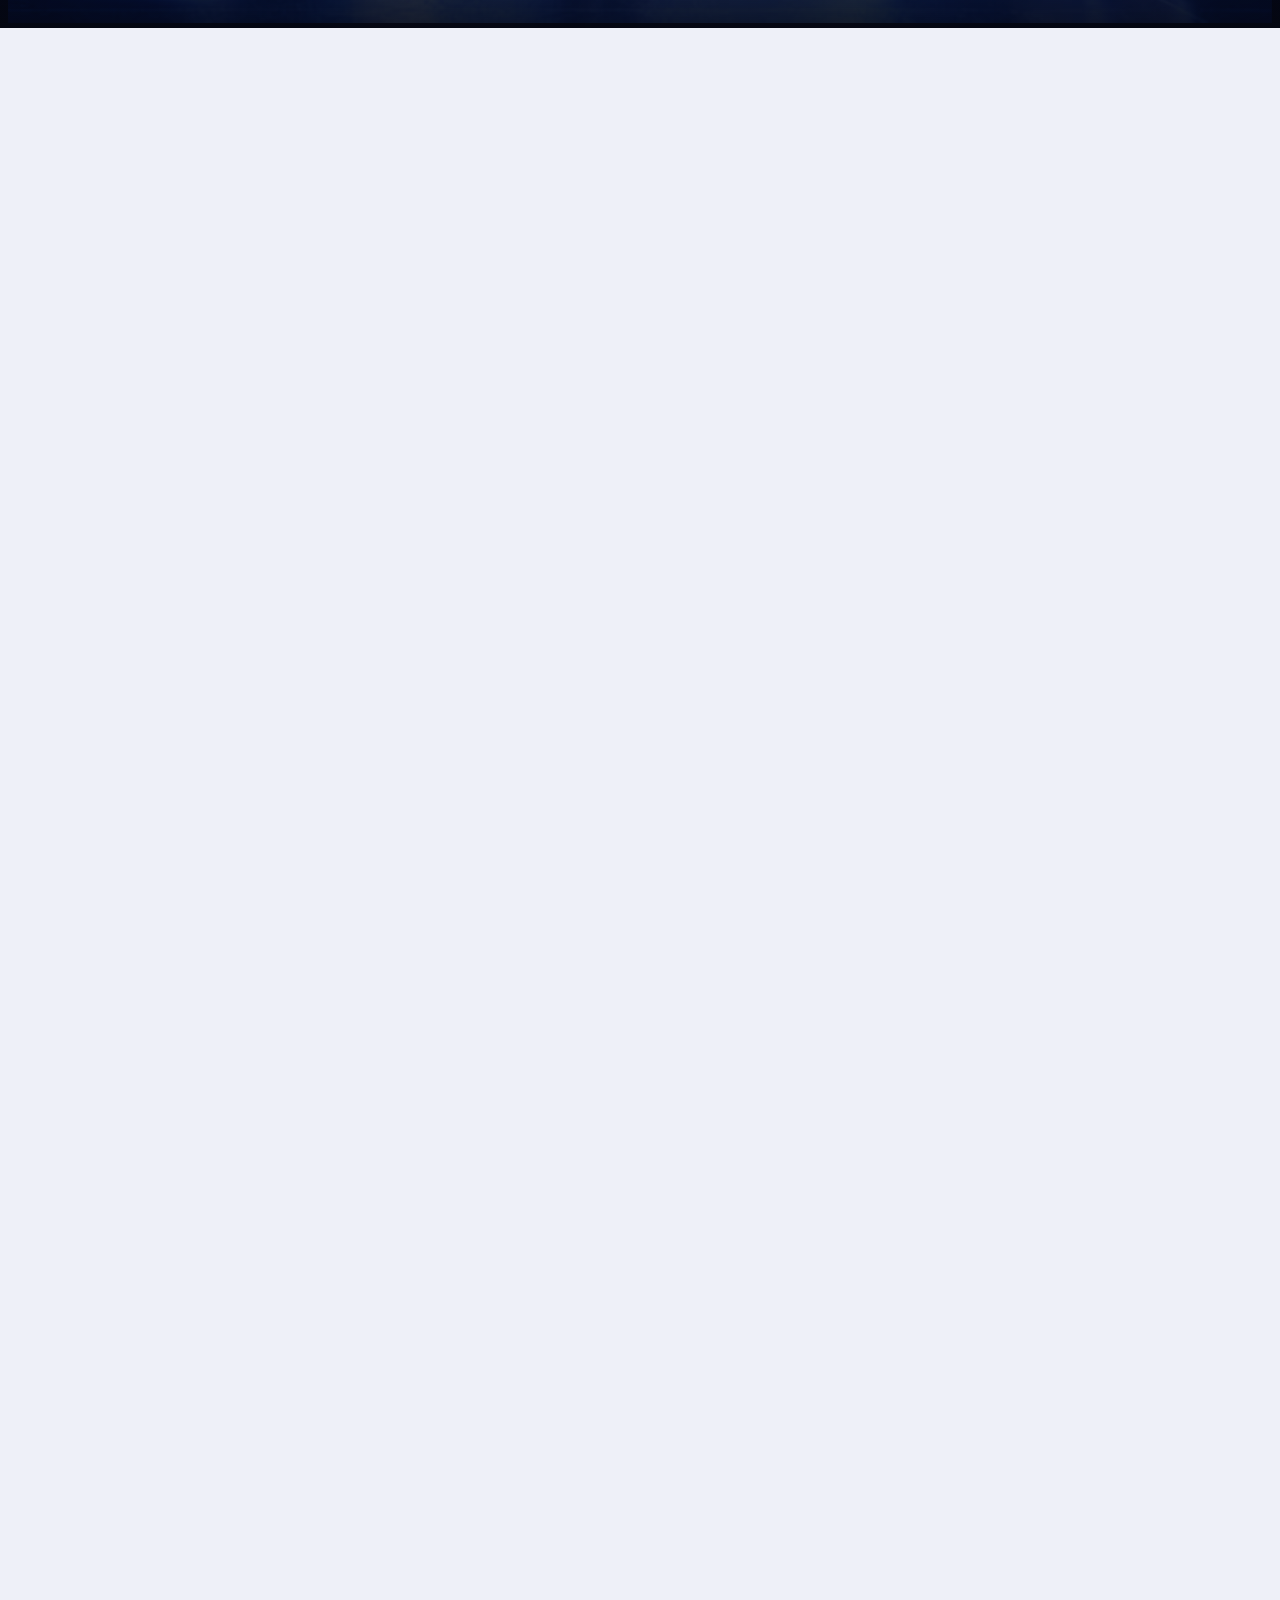
<file: nobleserve/index.html>
<!doctype html>
<html lang="en">
<head>
<meta charset="utf-8">
<meta name="viewport" content="width=device-width, initial-scale=1, viewport-fit=cover">
<title>Mortgage · NobleServe (concept)</title>
<meta name="description" content="Concept for NobleServe's mortgage page by pulplabs.ai. End-to-end mortgage services and AI platforms for US lenders, title agents and servicers.">
<meta name="robots" content="noindex, nofollow">
<meta name="theme-color" content="#EEF0F8">
<meta property="og:type" content="website">
<meta property="og:title" content="Mortgage · NobleServe (concept by pulplabs.ai)">
<meta property="og:description" content="Unsolicited concept by pulplabs.ai: NobleServe's mortgage services and AI platforms, end to end. Not NobleServe's official website.">
<meta property="og:url" content="https://concepts.pulplabs.ai/nobleserve/">
<meta property="og:image" content="https://concepts.pulplabs.ai/nobleserve/assets/img/k0-1280.jpg">
<meta name="twitter:card" content="summary_large_image">
<link rel="icon" type="image/png" href="assets/img/ns-mark.png">
<link rel="preconnect" href="https://fonts.googleapis.com">
<link rel="preconnect" href="https://fonts.gstatic.com" crossorigin>
<link rel="stylesheet" href="https://fonts.googleapis.com/css2?family=Funnel+Display:wght@400;500;600&family=Geist:wght@400;500;600&family=Geist+Mono:wght@400;500&display=swap">
<link rel="stylesheet" href="assets/vendor/lenis.css">
<link rel="stylesheet" href="assets/css/site.css?v=ask1">
<script>document.documentElement.classList.add('js');setTimeout(function(){if(!window.__booted){var h=document.documentElement;h.classList.add('boot-failed');var l=document.querySelector('.loader');if(l)l.remove();document.body.classList.remove('is-loading');document.body.classList.add('is-ready');}},6000);</script>
<noscript><style>.loader{display:none}</style></noscript>
</head>
<body class="is-loading">
<a class="skip" href="#main">Skip to content</a>

<div class="loader" aria-hidden="true">
  <div class="loader__inner">
    <img class="loader__logo" src="assets/img/ns-logo.png" alt="" width="600" height="155">
    <span class="mono loader__label">Mortgage services</span>
    <span class="loader__bar"><i></i></span>
  </div>
</div>

<header class="hdr" data-hdr>
  <a class="wordmark" href="#top" aria-label="NobleServe Mortgage, top of page">
    <img class="wordmark__logo" src="assets/img/ns-logo.png" alt="" width="600" height="155">
    <img class="wordmark__logo wordmark__logo--light" src="assets/img/ns-logo-light.png" alt="" width="600" height="155">
  </a>
  <nav class="hdr__nav" aria-label="Primary">
    <a class="hdr__link mono" href="#products">Products</a>
    <a class="hdr__link mono" href="#services">Services</a>
    <button class="pill pill--dark" type="button" data-ask-open data-mode="services"><span class="spark" aria-hidden="true"></span><span>Ask AI<span class="hide-s"> about our services</span></span></button>
    <button class="pill pill--light" type="button" data-menu-open aria-expanded="false" aria-controls="menu">Menu <span class="dots" aria-hidden="true"><i></i><i></i></span></button>
  </nav>
</header>

<div class="menu" id="menu" role="dialog" aria-modal="true" aria-label="Menu" hidden>
  <div class="menu__panel" data-lenis-prevent>
    <button class="pill pill--light menu__close" type="button" data-menu-close>Close</button>
    <ul class="menu__list">
      <li><a href="#top" data-menu-link><span class="roll" data-roll>Home</span></a></li>
      <li><a href="#products" data-menu-link><span class="roll" data-roll>Our products</span></a></li>
      <li><a href="#services" data-menu-link><span class="roll" data-roll>Our services</span></a></li>
      <li><a href="#contact" data-menu-link><span class="roll" data-roll>Contact</span></a></li>
    </ul>
    <button class="pill pill--dark menu__ask" type="button" data-ask-open data-mode="services"><span class="spark" aria-hidden="true"></span>Ask AI about our services</button>
    <p class="mono menu__foot">Pittsburgh · Bangalore · Coimbatore</p>
    <p class="menu__note">Unsolicited concept by pulplabs.ai. Not NobleServe's official website.</p>
  </div>
</div>

<button class="concept" type="button" data-concept aria-expanded="false">
  <span class="concept__dot" aria-hidden="true"></span>
  <span class="concept__short">Unsolicited concept by pulplabs.ai · not NobleServe's site</span>
  <span class="concept__long">Unsolicited concept by pulplabs.ai, built from public information on Nov 2, 2026. Not NobleServe's official website. Imagery and film generated with AI.</span>
</button>

<main id="main" tabindex="-1">

<!-- 1. Hero: AI operations -->
<section class="hero" id="top" data-scrub="hero">
  <nav class="crumbs mono" aria-label="Breadcrumb"><ol><li><a href="https://nobleserve.com/" rel="noopener">Home</a></li><li><a href="#top" aria-current="page">Mortgage</a></li></ol></nav>
  <div class="hero__copy">
    <form class="hero__ask" data-ask-form data-mode="all" action="#">
      <label class="hero__ask-label mono" for="hero-ask"><span class="spark" aria-hidden="true"></span>Ask Nobleman</label>
      <input id="hero-ask" name="q" type="text" maxlength="1200" autocomplete="off" enterkeyhint="send" placeholder="Type your question">
      <button class="hero__ask-send" type="submit" aria-label="Ask Nobleman"><svg viewBox="0 0 24 24" aria-hidden="true"><path d="M12 19V5M5 12l7-7 7 7"/></svg></button>
    </form>
    <h1 class="hero__title" data-lines>
      <span class="line"><span>Every step of</span></span>
      <span class="line"><span>the mortgage,</span></span>
      <span class="line"><span>handled end to end.</span></span>
    </h1>
    <p class="hero__lede">Our experienced professionals cover the whole mortgage process, from originations and title to settlement and servicing. Our technology-driven services help lenders, title agents and servicers increase profitability, with service levels built around their requirements.</p>
    <div class="hero__cta">
      <a class="pill pill--dark pill--dot" href="#products">Our products</a>
      <button class="pill pill--light" type="button" data-ask-open data-mode="services"><span class="spark" aria-hidden="true"></span>Ask AI about our services</button>
    </div>
  </div>
  <div class="hero__card life" data-life role="group" aria-labelledby="life-title">
    <div class="life__head"><p class="mono" id="life-title">What we do</p><button class="life__pause mono" type="button" data-motion-pause aria-pressed="false" aria-label="Pause lifecycle animation">Pause</button></div>
    <div class="life__who">
      <p class="life__k mono">We work for</p>
      <span class="life__chip" data-who="Mortgage lenders">Mortgage lenders</span>
      <span class="life__chip" data-who="Title agents">Title agents</span>
      <span class="life__chip" data-who="Servicers">Servicers</span>
    </div>
    <div class="life__track" data-life-track>
      <svg aria-hidden="true"></svg>
      <div class="life__stage" data-stage><i>01</i><b>Originations</b><ul><li>New loan setup</li><li>Underwriting support</li><li>Post closing</li></ul></div>
      <div class="life__stage" data-stage><i>02</i><b>Valuations</b><ul><li>Appraisal QC</li><li>BPO QC</li><li>Vendor management</li></ul></div>
      <div class="life__stage" data-stage><i>03</i><b>Title</b><ul><li>Title search</li><li>Commitment typing</li><li>Tax search</li></ul></div>
      <div class="life__stage" data-stage><i>04</i><b>Curative</b><ul><li>Payoff ordering</li><li>Release requests</li><li>Judgment payoffs</li></ul></div>
      <div class="life__stage" data-stage><i>05</i><b>Settlement</b><ul><li>Closing disclosure</li><li>Funding</li><li>Recording</li></ul></div>
      <div class="life__stage" data-stage><i>06</i><b>Servicing</b><ul><li>Escrow</li><li>Lien release</li><li>Default management</li></ul></div>
      <div class="life__token" data-token aria-hidden="true"><span><i></i>Loan file</span></div>
    </div>
    <div class="life__done" data-done><span aria-hidden="true">✓</span>Closed, recorded and serviced, then back to the client</div>
    <div class="life__back">
      <p class="life__k mono" id="life-back">Back to the client, stage by stage</p>
      <ol class="life__outs" aria-labelledby="life-back">
        <li data-out><span aria-hidden="true">✓</span>Loan set up</li>
        <li data-out><span aria-hidden="true">✓</span>Appraisal reviewed</li>
        <li data-out><span aria-hidden="true">✓</span>Commitment typed</li>
        <li data-out><span aria-hidden="true">✓</span>Liens paid off</li>
        <li data-out><span aria-hidden="true">✓</span>Funded and recorded</li>
        <li data-out><span aria-hidden="true">✓</span>Lien released</li>
      </ol>
    </div>
    <p class="life__people mono">Experienced mortgage professionals · Technology-driven services · Service levels built to your requirements</p>
  </div>
</section>

<!-- 2. Accreditations ribbon -->
<section class="ticker" aria-labelledby="acc-title">
  <p class="ticker__label mono" id="acc-title">Accreditations<br><span>as shown on nobleserve.com</span></p>
  <div class="ticker__viewport">
    <div class="ticker__track" data-ticker>
      <p class="acc__group mono">Mortgage</p>
      <figure class="acc"><img src="assets/img/acc-mba.png" alt="Mortgage Bankers Association logo" width="280" height="200" loading="lazy"></figure>
      <figure class="acc"><img src="assets/img/acc-aicpa-soc.png" alt="AICPA SOC badge" width="280" height="200" loading="lazy"></figure>
      <figure class="acc"><img src="assets/img/acc-iso27001.png" alt="ISO 27001 badge" width="280" height="200" loading="lazy"></figure>
      <figure class="acc"><img src="assets/img/acc-nasscom.png" alt="NASSCOM badge" width="280" height="200" loading="lazy"></figure>
      <p class="acc__group mono">Healthcare practice</p>
      <figure class="acc"><img src="assets/img/acc-hipaa.png" alt="HIPAA badge, healthcare practice" width="280" height="200" loading="lazy"></figure>
      <figure class="acc"><img src="assets/img/acc-aapc.png" alt="AAPC badge, healthcare practice" width="280" height="200" loading="lazy"></figure>
    </div>
  </div>
  <button class="ticker__pause mono" type="button" data-ticker-pause>Pause</button>
</section>

<!-- 4. Our products -->
<section class="products" id="products" aria-labelledby="products-title">
  <div class="products__head">
    <p class="mono products__k">Proprietary AI platforms · built for scale</p>
    <h2 id="products-title" data-split>Our products</h2>
    <div class="products__desc" data-reveal>
      <p>Since 2017, lenders, title agents and servicers have sent us their files. We read every page, search the county records, clear what is in the way and see the loan through to recording.</p>
      <p>Three proprietary AI platforms do the heavy lifting: CloseVille for title production, PCR for post-closing and recording, and NobleDox for document intelligence. Our people make the calls.</p>
      <div class="products__cta">
        <button class="pill pill--dark" type="button" data-ask-open data-mode="products"><span class="spark" aria-hidden="true"></span>Ask AI about our products</button>
        <a class="pill pill--light pill--dot" href="#services">Our services</a>
      </div>
    </div>
  </div>
  <div class="products__stack" data-products>

    <article class="prod prod--cv" data-prod="cv" aria-labelledby="p-cv">
      <div class="prod__copy">
        <p class="mono prod__n">Product 01</p>
        <div class="prod__title"><svg class="prod__mark" viewBox="0 0 40 40" aria-hidden="true"><rect x="9" y="5" width="22" height="30" rx="3"/><path d="M14 13h12M14 18h12M14 23h7"/><path class="tick" d="M21 29l3 3 6-7"/></svg><h3 id="p-cv">CloseVille<sup>™</sup></h3></div>
        <span class="prod__tag mono">Title production</span>
        <p class="prod__lede">AI-powered title production, from search package to commitment. It changes how title teams process, scale and manage production.</p>
        <ul class="prod__list">
          <li>Automated property reports and commitment typing</li>
          <li>Prompt-driven underwriting rules and logic</li>
          <li>AI-assisted workflow orchestration with real-time production visibility</li>
          <li>Process changes without traditional development cycles</li>
          <li>API integrations, including two-way sync with Qualia</li>
        </ul>
      </div>
      <div class="prod__art cv" data-art="cv" aria-hidden="true">
        <div class="cv__doc">
          <div class="sheet">
            <div class="sheet__scan" data-scan></div>
            <p class="sheet__kicker">Title search package · sample</p>
            <p class="sheet__line">Order <b data-f="1">SC-26-01184</b> · searched through <b data-f="2">Oct 14, 2026</b></p>
            <p class="sheet__line">Sample County, PA · parcel <b data-f="3">07-112-0045</b></p>
            <p class="sheet__line">Vesting deed to <b data-f="4">J. Rivera and M. Rivera</b>, Bk 3901 Pg 12</p>
            <p class="sheet__line hand">open mtg 2009 · Bk <b data-f="5" class="is-exc">4411 Pg 208</b> · no release found?</p>
            <p class="sheet__line">Taxes <b data-f="6">2026 paid</b></p>
            <p class="sheet__line">Utility easement, <b data-f="7">rear 10 ft</b>, Bk 2210 Pg 77</p>
            <p class="sheet__sig hand">searched · K.M.</p>
          </div>
        </div>
        <div class="cv__out">
          <p class="mono cv__out-h"><span class="dot"></span>Commitment draft · typed by CloseVille</p>
          <p class="mono cv__sch">Schedule A</p>
          <p class="cv__row" data-r="2" data-t="Order SC-26-01184 · effective Oct 14, 2026"></p>
          <p class="cv__row" data-r="1" data-t="Proposed insured: Sample Lender, ISAOA"></p>
          <p class="cv__row" data-r="4" data-t="Vested in J. Rivera and M. Rivera"></p>
          <p class="cv__row" data-r="3" data-t="Land: Exhibit A · parcel 07-112-0045"></p>
          <p class="mono cv__sch">Schedule B-I · Requirements</p>
          <p class="cv__row cv__row--req" data-r="5" data-t="Payoff and release of 2009 mortgage, Bk 4411 Pg 208"></p>
          <p class="mono cv__sch">Schedule B-II · Exceptions</p>
          <p class="cv__row" data-r="7" data-t="Utility easement, rear 10 ft, Bk 2210 Pg 77"></p>
          <p class="cv__row" data-r="6" data-t="Taxes for 2027, not yet due and payable"></p>
          <div class="cv__status"><span class="chip-s" data-cv-ready>✓ Ready for examiner review</span><span class="chip-s chip-s--sync" data-cv-sync>↻ Synced to Qualia</span></div>
        </div>
        <div class="cv__rule mono" data-cv-rule><span>Rule</span> Open mortgage of record → add payoff and release requirement</div>
        <p class="mono prod__note">Illustration · sample page, fictional data</p>
      </div>
    </article>

    <article class="prod prod--pcr" data-prod="pcr" aria-labelledby="p-pcr">
      <div class="prod__copy">
        <p class="mono prod__n">Product 02</p>
        <div class="prod__title"><svg class="prod__mark" viewBox="0 0 40 40" aria-hidden="true"><circle cx="20" cy="9" r="5"/><rect x="16" y="13" width="8" height="9" rx="2"/><rect x="8" y="22" width="24" height="7" rx="2"/><path d="M8 34h24"/></svg><h3 id="p-pcr">PCR<sup>™</sup></h3></div>
        <span class="prod__tag mono">Post-closing &amp; recording</span>
        <p class="prod__lede">Post-closing and recording intelligence beyond workflow automation. PCR rethinks the recording lifecycle with AI-driven processing, auditing, exception handling and real-time visibility.</p>
        <ul class="prod__list">
          <li>AI-driven classification, extraction and indexing</li>
          <li>Intelligent stacking, automated exception detection and QC workflows</li>
          <li>Real-time lifecycle visibility from closing table to county recording</li>
          <li>Fewer delays from manual post-closing reviews</li>
          <li>End-to-end recording lifecycle coverage and shipping visibility</li>
        </ul>
      </div>
      <div class="prod__art pcr" data-art="pcr" aria-hidden="true"></div>
    </article>

    <article class="prod prod--ndx" data-prod="ndx" aria-labelledby="p-ndx">
      <div class="prod__copy">
        <p class="mono prod__n">Product 03</p>
        <div class="prod__title"><svg class="prod__mark" viewBox="0 0 40 40" aria-hidden="true"><rect x="7" y="11" width="20" height="24" rx="3"/><rect x="11" y="7" width="20" height="24" rx="3"/><rect x="15" y="3" width="20" height="24" rx="3"/><path d="M20 11h10M20 16h10M20 21h6"/></svg><h3 id="p-ndx">NobleDox<sup>™</sup></h3></div>
        <span class="prod__tag mono">Document intelligence</span>
        <p class="prod__lede">Mortgage document operations, turned into structured, searchable, workflow-ready data. From trailing documents to investor delivery.</p>
        <ul class="prod__list">
          <li>AI-driven classification, extraction and indexing</li>
          <li>Automated package stacking and audit readiness</li>
          <li>Faster investor and agency package preparation</li>
          <li>High-volume intake designed for mortgage operations</li>
          <li>Secure, scalable document intelligence infrastructure</li>
        </ul>
      </div>
      <div class="prod__art ndx" data-art="ndx" aria-hidden="true"></div>
    </article>
    
    <article class="prod prod--suite" data-prod="suite" aria-labelledby="p-suite">
      <div class="prod__copy">
        <p class="mono prod__n">All three, together</p>
        <div class="prod__title"><svg class="prod__mark" viewBox="0 0 40 40" aria-hidden="true"><circle cx="20" cy="20" r="6"/><circle cx="8" cy="10" r="3"/><circle cx="32" cy="10" r="3"/><circle cx="20" cy="34" r="3"/><path d="M10.5 11.8l4.6 4M29.5 11.8l-4.6 4M20 26v5"/></svg><h3 id="p-suite">Three platforms, one file</h3></div>
        <span class="prod__tag mono">CloseVille · PCR · NobleDox</span>
        <p class="prod__lede">Files come in from lenders, title agents and servicers. Our platforms read, type, stack and track them, our people review the exceptions, and finished work goes back out.</p>
        <ul class="prod__list">
          <li>One file, start to finish</li>
          <li>People make the calls on every exception</li>
          <li>Real-time visibility across title, post-closing and documents</li>
          <li>CloseVille's two-way sync with Qualia</li>
        </ul>
        <button class="pill pill--light prod__ask" type="button" data-ask-open data-mode="products"><span class="spark" aria-hidden="true"></span>Ask AI about our products</button>
      </div>
      <div class="prod__art ops ops--card" data-art="ops" data-ops>
        <svg class="ops__wires" aria-hidden="true"></svg>
        <div class="ops__head"><p class="mono"><span class="dot" aria-hidden="true"></span>How a file moves · illustration, sample data</p><button class="life__pause mono" type="button" data-motion-pause aria-pressed="false" aria-label="Pause file-flow animation">Pause</button></div>
        <div class="ops__grid" aria-hidden="true">
          <div class="ops__col ops__in">
            <p class="ops__k mono">Files in</p>
            <div class="ops__node" data-in><i class="ico ico--doc"></i>Loan application</div>
            <div class="ops__node" data-in><i class="ico ico--search"></i>Title search package</div>
            <div class="ops__node" data-in><i class="ico ico--pen"></i>Closing package</div>
            <div class="ops__node" data-in><i class="ico ico--stack"></i>Trailing documents</div>
          </div>
          <div class="ops__core">
            <p class="ops__k mono">AI platforms</p>
            <div class="ops__plat ops__plat--cv" data-plat="cv"><b>CloseVille</b><em>Title production</em></div>
            <div class="ops__plat ops__plat--pcr" data-plat="pcr"><b>PCR</b><em>Post-closing &amp; recording</em></div>
            <div class="ops__plat ops__plat--ndx" data-plat="ndx"><b>NobleDox</b><em>Document intelligence</em></div>
            <div class="ops__review" data-review><i class="ico ico--check"></i><b>Expert review</b><em>People make the calls</em></div>
          </div>
          <div class="ops__col ops__out">
            <p class="ops__k mono">Work out</p>
            <div class="ops__node" data-out><i class="ico ico--ok"></i>Loan file indexed</div>
            <div class="ops__node" data-out><i class="ico ico--ok"></i>Commitment typed</div>
            <div class="ops__node" data-out><i class="ico ico--ok"></i>Recorded and shipped</div>
            <div class="ops__node" data-out><i class="ico ico--ok"></i>Investor package ready</div>
          </div>
        </div>
        <ol class="ops__log mono" data-log aria-hidden="true"></ol>
      </div>
    </article>
    <div class="products__end" aria-hidden="true"></div>
  </div>
</section>

<!-- 6. Services intro -->
<section class="jintro" id="services">
  <p class="mono jintro__k">Mortgage services · nine steps</p>
  <h2 class="jintro__title" data-split>Our services</h2>
  <div class="jintro__copy" data-reveal>
    <p>Across the whole mortgage journey, every step is a service we run, from new loan setup to recording and servicing.</p>
    <p>Scroll through one loan and see what our teams and platforms handle at each step.</p>
    <button class="pill pill--light" type="button" data-ask-open data-mode="services"><span class="spark" aria-hidden="true"></span>Ask AI about our services</button>
  </div>
  <ol class="jintro__steps" aria-label="The nine steps" data-reveal>
      <li><a href="#journey" data-step="0"><span class="mono">01</span>Apply</a></li>
      <li><a href="#journey" data-step="1"><span class="mono">02</span>Documents</a></li>
      <li><a href="#journey" data-step="2"><span class="mono">03</span>Underwriting</a></li>
      <li><a href="#journey" data-step="3"><span class="mono">04</span>Title search</a></li>
      <li><a href="#journey" data-step="4"><span class="mono">05</span>Appraisal</a></li>
      <li><a href="#journey" data-step="5"><span class="mono">06</span>Curative</a></li>
      <li><a href="#journey" data-step="6"><span class="mono">07</span>Clear to close</a></li>
      <li><a href="#journey" data-step="7"><span class="mono">08</span>Closing</a></li>
      <li><a href="#journey" data-step="8"><span class="mono">09</span>Recording and servicing</a></li>
  </ol>
</section>

<!-- 7. The journey -->
<section class="journey" id="journey" data-scrub="journey" aria-label="Our services, step by step through one mortgage">
  <div class="journey__stage" data-stage>
    <div class="journey__frame" data-frame>
      <div class="journey__layers" data-layers aria-hidden="true"></div>
      <div class="journey__videos" data-videos aria-hidden="true"></div>
      <div class="journey__scrim" aria-hidden="true"></div>
      <ol class="journey__caps" data-caps></ol>
      <ol class="journey__rail mono" data-rail aria-hidden="true"></ol>
    </div>
    <div class="journey__big" data-big>
      <p class="sr">One mortgage. Nine steps. Every one a NobleServe service.</p>
      <div class="big__panel" aria-hidden="true">
        <span class="big__ln">One mortgage.</span>
        <span class="big__ln">Nine steps.</span>
        <span class="big__ln">Every one a <img class="big__logo" src="assets/img/ns-word-light.png" alt="" width="1200" height="165"> service.</span>
      </div>
    </div>
  </div>
</section>

<!-- 8. CTA -->
<section class="cta" id="contact" data-scrub="cta" aria-labelledby="cta-title">
  <div class="cta__door" data-thumb="home" aria-hidden="true"></div>
  <div class="cta__chips" data-chips aria-hidden="true"></div>
  <div class="cta__inner">
    <p class="mono cta__k">Got files waiting?</p>
    <h2 id="cta-title" class="cta__title">Let's clear<br>the next one.</h2>
    <div class="cta__actions">
      <a class="pill pill--light pill--dot" href="mailto:info@nobleserve.com?subject=Files%20for%20NobleServe">Write to us</a>
      <button class="pill pill--ghost" type="button" data-ask-open data-mode="services"><span class="spark" aria-hidden="true"></span>Ask AI about our services</button>
    </div>
  </div>
</section>

</main>

<footer class="ftr">
  <div class="ftr__top">
    <h2 class="ftr__title" data-split>Three centers.<br>One file.</h2>
    <a class="pill pill--dark pill--dot" href="mailto:info@nobleserve.com">info@nobleserve.com</a>
  </div>
  <div class="ftr__grid">
    <div class="ftr__col"><p class="mono ftr__k">Pittsburgh</p><p class="ftr__time" data-clock="America/New_York">--:--</p><p>Two Penn Center West, Suite 400<br>Pittsburgh, PA 15276</p></div>
    <div class="ftr__col"><p class="mono ftr__k">Bangalore</p><p class="ftr__time" data-clock="Asia/Kolkata">--:--</p><p>Embassy Manyata Business Park, 6th Floor<br>Block N1 Balsa, Hebbal 560045</p></div>
    <div class="ftr__col"><p class="mono ftr__k">Coimbatore</p><p class="ftr__time" data-clock="Asia/Kolkata">--:--</p><p>Hanudev Infopark, 1st Floor, Block D<br>Nava India 641028</p></div>
    <div class="ftr__col"><p class="mono ftr__k">Also at NobleServe</p><p>Healthcare coding and revenue cycle services. IT services.</p></div>
  </div>
  <div class="ftr__base mono">
    <p>Accreditations are shown as listed on nobleserve.com. Ask NobleServe for current reports and certificates.</p>
    <p>Concept by pulplabs.ai. Unsolicited, built from public information on Nov 2, 2026. Not NobleServe's official website. Imagery and film generated with AI. Product names belong to their owners.</p>
  </div>
</footer>

<!-- NobleServe AI chat -->
<div class="chat" role="dialog" aria-modal="true" aria-labelledby="chat-title" hidden data-chat>
  <div class="chat__panel">
    <header class="chat__head">
      <div class="chat__brand"><span class="chat__logo" aria-hidden="true"></span><div><p class="chat__title" id="chat-title">NobleServe AI</p><p class="chat__mode mono" data-chat-mode>Ask anything about NobleServe</p></div></div>
      <div class="chat__tools">
        <button class="chat__tool" type="button" data-chat-new aria-label="New chat"><svg viewBox="0 0 24 24" aria-hidden="true"><path d="M12 5v14M5 12h14"/></svg><span>New chat</span></button>
        <button class="chat__tool chat__tool--x" type="button" data-chat-close aria-label="Close chat"><svg viewBox="0 0 24 24" aria-hidden="true"><path d="M6 6l12 12M18 6L6 18"/></svg></button>
      </div>
    </header>
    <div class="chat__log" data-chat-log data-lenis-prevent role="log" aria-live="off"></div>
    <div class="sr" role="status" data-chat-status></div>
    <form class="chat__composer" data-chat-form>
      <label class="sr" for="chat-input">Message NobleServe AI</label>
      <textarea id="chat-input" data-chat-input rows="1" maxlength="1200" placeholder="Message NobleServe AI"></textarea>
      <button class="chat__send" type="submit" data-chat-send aria-label="Send"><svg class="i-send" viewBox="0 0 24 24" aria-hidden="true"><path d="M12 19V5M5 12l7-7 7 7"/></svg><svg class="i-stop" viewBox="0 0 24 24" aria-hidden="true"><rect x="7" y="7" width="10" height="10" rx="2"/></svg></button>
    </form>
    <p class="chat__fine mono">Concept by pulplabs.ai. Answers come from NobleServe's published facts and can be wrong, so check anything important with info@nobleserve.com. Your question is sent to an AI model to answer it, so please do not enter borrower or personal details.</p>
  </div>
</div>

<script src="assets/vendor/lenis.min.js"></script>
<script type="module" src="assets/js/main.js"></script>
</body>
</html>
</file>
<file: nobleserve/assets/vendor/lenis.css>
html.lenis,
html.lenis body {
  height: auto;
}

.lenis.lenis-smooth {
  scroll-behavior: auto !important;
}

.lenis.lenis-smooth [data-lenis-prevent] {
  overscroll-behavior: contain;
}

.lenis.lenis-stopped {
  overflow: hidden;
}

.lenis.lenis-smooth iframe {
  pointer-events: none;
}
</file>
<file: nobleserve/assets/css/site.css>
/* NobleServe concept · pulplabs.ai */
:root{
  --paper:#EEF0F8; --paper-2:#E3E6F2; --ink:#0B0D1A; --ink-2:#41465E; --mute:#555A72;
  --signal:#2236FF; --signal-2:#4A5BFF; --night:#060918; --night-2:#0D1230;
  --home:#FFB65C; --seal:#E0352B; --line:rgba(11,13,26,.14); --line-d:rgba(238,240,248,.18);
  --display:'Funnel Display',ui-sans-serif,system-ui,sans-serif;
  --body:'Geist',ui-sans-serif,system-ui,sans-serif;
  --mono:'Geist Mono',ui-monospace,SFMono-Regular,Menlo,monospace;
  --ease:cubic-bezier(.16,1,.3,1); --ease-io:cubic-bezier(.65,0,.35,1);
  --gut:clamp(16px,2.2vw,32px); --r:clamp(12px,1.2vw,18px);
  --tshadow:0 1px 2px rgba(3,5,14,.9),0 3px 14px rgba(3,5,14,.7),0 10px 44px rgba(3,5,14,.75);
}
*,*::before,*::after{box-sizing:border-box}
html{overflow-x:hidden;overflow-x:clip;-webkit-text-size-adjust:100%}
body{margin:0;overflow-x:hidden;overflow-x:clip;background:var(--paper);color:var(--ink);font-family:var(--body);font-size:16px;line-height:1.5;-webkit-font-smoothing:antialiased;text-rendering:optimizeLegibility}
img,svg,video,canvas{display:block;max-width:100%}
a{color:inherit;text-decoration:none}
button{font:inherit;color:inherit;background:none;border:0;padding:0;cursor:pointer}
p{margin:0}
h1,h2,h3{margin:0;font-family:var(--display);font-weight:400;letter-spacing:-.02em;line-height:1.02}
.mono{font-family:var(--mono);font-size:11px;letter-spacing:.06em;text-transform:uppercase;line-height:1.5}
.sr{position:absolute;width:1px;height:1px;overflow:hidden;clip:rect(0 0 0 0);white-space:nowrap}
.skip{position:fixed;left:12px;top:-60px;z-index:100;background:var(--ink);color:var(--paper);padding:10px 14px;border-radius:999px}
.skip:focus{top:12px}
:focus-visible{outline:2px solid var(--signal);outline-offset:3px;border-radius:6px}
.journey :focus-visible,.cta :focus-visible,.hdr.on-dark :focus-visible,.prod :focus-visible,.life :focus-visible{outline-color:#fff;box-shadow:0 0 0 5px rgba(34,54,255,.9)}
html.is-locked,html.is-locked body{overflow:hidden}
main:focus{outline:none}
body.paused *,body.paused *::before,body.paused *::after{animation-play-state:paused!important}

/* ---------- Loader ---------- */
.loader{position:fixed;inset:0;z-index:90;background:var(--paper);display:grid;place-items:center;transition:clip-path .7s var(--ease-io);clip-path:inset(0 0 0 0);pointer-events:none}
.loader__inner{display:grid;gap:14px;justify-items:center}
.loader__logo{width:min(220px,52vw);height:auto}
.loader__bar{width:min(320px,60vw);height:2px;background:var(--line);overflow:hidden;border-radius:2px}
.loader__bar i{display:block;height:100%;width:100%;background:var(--signal);transform-origin:left;transform:scaleX(var(--lp,0));transition:transform .2s linear}
body.is-ready .loader{clip-path:inset(0 0 100% 0)}

/* ---------- Header ---------- */
.hdr{position:fixed;inset:0 0 auto 0;z-index:40;display:flex;align-items:center;justify-content:space-between;padding:clamp(14px,1.6vw,24px) var(--gut);pointer-events:none;transition:color .4s var(--ease),transform .6s var(--ease),background-color .4s}
.hdr.is-solid{background:rgba(238,240,248,.86);-webkit-backdrop-filter:blur(12px);backdrop-filter:blur(12px)}
.hdr.is-solid.on-dark{background:rgba(7,11,34,.78)}
.hdr.is-hidden{transform:translateY(-130%)}
.hdr:focus-within{transform:none}
.hdr>*{pointer-events:auto}
.wordmark{position:relative;display:inline-grid;align-items:center}
.wordmark__logo{grid-area:1/1;height:clamp(34px,2.9vw,42px);width:auto;transition:opacity .4s}
.wordmark__logo--light{opacity:0}
.hdr.on-dark .wordmark__logo{opacity:0}
.hdr.on-dark .wordmark__logo--light{opacity:1}
.hdr.on-dark{color:var(--paper)}
.hdr.on-dark:not(.is-solid){background:linear-gradient(rgba(4,6,16,.75),rgba(4,6,16,.4) 65%,rgba(4,6,16,0))}
.hdr__nav{display:flex;gap:8px;align-items:center}
.hdr__link{display:inline-flex;align-items:center;height:40px;padding:0 10px;font-size:11px;color:inherit}
.hdr__link:hover{color:var(--signal)}
.menu__ask{justify-self:start}
.pill{display:inline-flex;align-items:center;justify-content:center;gap:10px;height:40px;padding:0 18px;border-radius:999px;font-family:var(--mono);font-size:11px;letter-spacing:.06em;text-transform:uppercase;transition:transform .5s var(--ease),background-color .3s,color .3s,box-shadow .3s;white-space:nowrap}
.pill:hover{transform:translateY(-1px)}
.pill--dark{background:var(--ink);color:var(--paper)}
.pill--dark:hover{background:var(--signal)}
.pill--light{background:#fff;color:var(--ink);box-shadow:0 1px 0 rgba(11,13,26,.06)}
.pill--light:hover{background:var(--ink);color:var(--paper)}
.pill--ghost{border:1px solid var(--line-d);color:var(--paper);background:rgba(6,9,24,.88);-webkit-backdrop-filter:blur(8px);backdrop-filter:blur(8px)}
.pill--ghost:hover{background:var(--paper);color:var(--ink)}
.pill--dot::before{content:"";width:6px;height:6px;border-radius:50%;background:currentColor}
.spark{width:8px;height:8px;border-radius:50%;background:var(--signal-2);box-shadow:0 0 0 0 rgba(74,91,255,.6);animation:spark 2.4s var(--ease) infinite -.8s}
@keyframes spark{0%{box-shadow:0 0 0 0 rgba(74,91,255,.55)}70%,100%{box-shadow:0 0 0 9px rgba(74,91,255,0)}}
.dots{display:inline-flex;gap:3px}.dots i{width:4px;height:4px;border-radius:50%;background:currentColor}
.hdr.on-dark .pill--light{background:rgba(238,240,248,.92)}
.hdr.on-dark .pill--dark{background:var(--signal)}

/* ---------- Menu ---------- */
.menu{position:fixed;inset:0;z-index:60;background:rgba(6,9,24,.35);backdrop-filter:blur(6px)}
.menu[hidden]{display:none}
.menu__panel{position:absolute;top:10px;right:10px;width:min(520px,calc(100vw - 20px));max-height:calc(100svh - 20px);overflow-y:auto;overscroll-behavior:contain;background:var(--paper);border-radius:var(--r);padding:28px;display:grid;gap:28px;animation:menuIn .7s var(--ease)}
@keyframes menuIn{from{opacity:0;transform:translateY(-12px) scale(.98)}}
.menu__close{justify-self:end}
.menu__list{list-style:none;margin:0;padding:0;display:grid;gap:4px}
.menu__list a{display:block;font-family:var(--display);font-size:clamp(34px,4vw,52px);letter-spacing:-.03em;line-height:1.1;padding:4px 0}
.menu__foot{color:var(--mute)}
.menu__note{font-size:12.5px;color:var(--ink-2);max-width:40ch}

/* Rolling letters */
.roll{display:inline-flex;overflow:hidden;vertical-align:top;line-height:1.12;padding-bottom:.06em;margin-bottom:-.06em}
.roll .ch{display:inline-block;position:relative;transition:transform .6s var(--ease);transition-delay:calc(var(--i)*18ms);white-space:pre}
.roll .ch::after{content:attr(data-c);position:absolute;left:0;top:100%}
a:hover .roll .ch,.card:hover .roll .ch,button:hover .roll .ch{transform:translateY(-100%)}

/* ---------- Concept pill ---------- */
.concept{position:fixed;left:var(--gut);bottom:var(--gut);z-index:45;display:flex;align-items:center;gap:8px;max-width:calc(100vw - 2*var(--gut));padding:8px 14px 8px 10px;border-radius:999px;background:rgba(11,13,26,.88);color:var(--paper);font-family:var(--mono);font-size:10.5px;letter-spacing:.05em;text-transform:uppercase;backdrop-filter:blur(8px);text-align:left}
.concept__dot{width:8px;height:8px;border-radius:50%;background:var(--home);flex:none}
.concept__long{display:none;text-transform:none;letter-spacing:.01em;font-size:11.5px}
.concept[aria-expanded="true"]{border-radius:14px}
.concept[aria-expanded="true"] .concept__short{display:none}
.concept[aria-expanded="true"] .concept__long{display:inline}

/* ---------- Split / reveal ---------- */
[data-split] .w{display:inline-block;overflow:hidden;vertical-align:top;padding:0 .02em .12em;margin-bottom:-.12em}
[data-split] .w>span{display:inline-block;transform:none;transition:transform 1.1s var(--ease);transition-delay:calc(var(--i)*55ms)}
.js [data-split] .w>span{transform:translateY(105%)}
.js [data-split].in .w>span,.boot-failed [data-split] .w>span{transform:none}
.js [data-reveal]{opacity:0;transform:translateY(28px);transition:opacity 1s var(--ease),transform 1.2s var(--ease)}
.js [data-reveal].in,.boot-failed [data-reveal]{opacity:1;transform:none}
.boot-failed .hero__title .line>span{transform:none}
.indent{display:inline-block;padding-left:clamp(0px,18vw,300px)}

/* ---------- Hero: AI operations ---------- */
.hero{position:relative;min-height:100svh;display:grid;grid-template-columns:minmax(0,5fr) minmax(0,7fr);gap:clamp(24px,3.4vw,64px);align-items:center;padding:clamp(100px,9vw,130px) var(--gut) clamp(40px,5vw,72px);background-image:linear-gradient(rgba(11,13,26,.045) 1px,transparent 1px),linear-gradient(90deg,rgba(11,13,26,.045) 1px,transparent 1px);background-size:56px 56px;background-position:-1px -1px}
.hero::after{content:"";position:absolute;inset:auto 0 0 0;height:30%;background:linear-gradient(rgba(238,240,248,0),var(--paper));pointer-events:none}
.hero__copy{position:relative;z-index:1;display:grid;gap:22px;justify-items:start}
@media (min-width:901px){.hero>.crumbs{position:absolute;z-index:2;left:var(--gut);top:calc(2 * clamp(14px,1.6vw,24px) + 40px + 10px)}}
.crumbs ol{list-style:none;margin:0;padding:0;display:flex;align-items:center;flex-wrap:wrap;gap:8px;font-size:11px;color:var(--mute)}
.crumbs li{display:inline-flex;align-items:center;gap:8px}
.crumbs li+li::before{content:"/";color:rgba(85,90,114,.55)}
.crumbs a{color:inherit;text-decoration:none;border-bottom:1px solid transparent;transition:color .3s,border-color .3s}
.crumbs a:hover{color:var(--signal);border-color:currentColor}
.crumbs a[aria-current]{color:var(--ink)}
.hero__eyebrow{display:inline-flex;align-items:center;gap:10px;padding:8px 12px;border-radius:999px;background:#fff;border:1px solid var(--line);color:var(--ink-2)}
.hero__ask{display:flex;align-items:center;gap:10px;width:min(520px,100%);padding:6px 6px 6px 14px;border-radius:999px;background:#fff;border:1px solid var(--line);box-shadow:0 6px 24px rgba(11,13,26,.06);transition:border-color .2s,box-shadow .2s}
.hero__ask:focus-within{border-color:var(--signal);box-shadow:0 0 0 3px rgba(34,54,255,.18),0 6px 24px rgba(11,13,26,.06)}
.hero__ask-label{flex:none;display:inline-flex;align-items:center;gap:8px;font-size:12px;letter-spacing:.04em;text-transform:uppercase;color:var(--ink);white-space:nowrap;cursor:text}
.hero__ask input{flex:1;min-width:0;height:36px;padding:0;border:0;outline:0;background:transparent;color:var(--ink);font:inherit;font-size:16px}
.hero__ask input::placeholder{color:var(--mute)}
.hero__ask-send{flex:none;display:grid;place-items:center;width:36px;height:36px;border:0;border-radius:50%;background:var(--ink);color:#fff;cursor:pointer;transition:background-color .2s}
.hero__ask-send:hover{background:var(--signal)}
.hero__ask-send svg{width:16px;height:16px;fill:none;stroke:currentColor;stroke-width:2.2;stroke-linecap:round;stroke-linejoin:round}
@media (max-width:600px){.hero__ask input{font-size:16px}.hero__ask input::placeholder{font-size:14px}}
.hero__title{font-size:clamp(36px,3.7vw,62px);line-height:1.04;letter-spacing:-.035em}
.hero__title .line{display:block;overflow:hidden;padding-bottom:.08em;margin-bottom:-.08em}
.hero__title .line>span{display:inline-block;transform:translateY(110%);transition:transform 1.3s var(--ease)}
.hero__title .line:nth-child(2)>span{transition-delay:.08s}.hero__title .line:nth-child(3)>span{transition-delay:.16s}
body.is-ready .hero__title .line>span{transform:none}
.hero__lede{max-width:46ch;font-size:clamp(16px,1.2vw,19px);line-height:1.55;color:var(--ink-2)}
.hero__cta{display:flex;flex-wrap:wrap;gap:10px}
.hero__card{position:relative;z-index:1;height:auto;min-height:max(540px,min(76svh,720px));border-radius:calc(var(--r) + 6px);overflow:hidden;background:radial-gradient(120% 110% at 0% 0%,#16225A 0%,#0A1131 52%,#060918 100%);box-shadow:0 40px 100px rgba(6,9,24,.25);color:var(--paper)}
.ops{padding:clamp(18px,2vw,28px);display:grid;grid-template-rows:auto 1fr auto auto;gap:14px}
.ops::before{content:"";position:absolute;inset:0;background-image:linear-gradient(rgba(159,176,255,.06) 1px,transparent 1px),linear-gradient(90deg,rgba(159,176,255,.06) 1px,transparent 1px);background-size:32px 32px;pointer-events:none}
.ops__wires{position:absolute;inset:0;width:100%;height:100%;pointer-events:none;z-index:0;overflow:visible}
.ops__wire{fill:none;stroke:rgba(159,176,255,.24);stroke-width:1.5;stroke-dasharray:3 6}
.ops__wire--cv{stroke:rgba(244,246,255,.28)}.ops__wire--pcr{stroke:rgba(59,163,255,.4)}.ops__wire--ndx{stroke:rgba(255,122,26,.4)}
.ops__dot--cv{fill:#fff;filter:drop-shadow(0 0 6px #fff)}.ops__dot--pcr{fill:#3BA3FF;filter:drop-shadow(0 0 6px #3BA3FF)}.ops__dot--ndx{fill:#FF7A1A;filter:drop-shadow(0 0 6px #FF7A1A)}
.ops__head .dot{width:7px;height:7px;border-radius:50%;background:#3DDC97;box-shadow:0 0 0 0 rgba(61,220,151,.6);animation:live 2s infinite}
@keyframes live{0%{box-shadow:0 0 0 0 rgba(61,220,151,.55)}70%,100%{box-shadow:0 0 0 8px rgba(61,220,151,0)}}
.ops__grid{position:relative;z-index:1;display:grid;grid-template-columns:1fr 1.1fr 1.1fr;gap:clamp(28px,4vw,64px);align-items:start}
.ops__col,.ops__core{display:grid;gap:10px}
.ops__k{color:rgba(199,208,255,.75);font-size:10px}
.ops__node{display:flex;align-items:center;gap:10px;padding:11px 12px;border-radius:10px;background:rgba(238,240,248,.05);border:1px solid rgba(159,176,255,.18);font-size:clamp(12px,.95vw,14px);transition:border-color .4s,background-color .4s,opacity .4s}
.ops__node.is-on{border-color:rgba(159,176,255,.75);background:rgba(74,91,255,.16)}
.ops__out .ops__node{opacity:.8}
.ops__out .ops__node.is-done{opacity:1;border-color:rgba(61,220,151,.6);background:rgba(61,220,151,.1)}
.ico{position:relative;flex:none;width:16px;height:16px;border-radius:4px;border:1.5px solid rgba(199,208,255,.7)}
.ico--doc::after,.ico--stack::after{content:"";position:absolute;left:3px;right:3px;top:3px;height:6px;background:repeating-linear-gradient(180deg,rgba(199,208,255,.8) 0 1px,transparent 1px 3px)}
.ico--stack{box-shadow:3px -3px 0 -1px rgba(199,208,255,.45)}
.ico--search{border-radius:50%}.ico--search::after{content:"";position:absolute;right:-5px;bottom:-4px;width:6px;height:1.5px;background:rgba(199,208,255,.8);transform:rotate(45deg)}
.ico--pen{border-radius:2px;transform:rotate(-35deg);width:7px}
.ico--ok,.ico--check{border-radius:50%;border-color:#3DDC97}
.ico--ok::after,.ico--check::after{content:"";position:absolute;left:4px;top:2px;width:4px;height:7px;border:solid #3DDC97;border-width:0 1.5px 1.5px 0;transform:rotate(45deg)}
.ops__plat{--pc:#F4F6FF;display:grid;gap:2px;padding:12px 14px;border-radius:12px;background:#0B1638;border:1.5px solid color-mix(in srgb,var(--pc) 70%,transparent);transition:transform .4s var(--ease),box-shadow .4s,border-color .4s}
.ops__plat--pcr{--pc:#3BA3FF}.ops__plat--ndx{--pc:#FF7A1A}
.ops__plat b{font-family:var(--display);font-weight:500;font-size:clamp(16px,1.35vw,20px);color:var(--pc)}
.ops__plat em,.ops__review em{font-style:normal;font-family:var(--mono);font-size:9.5px;letter-spacing:.06em;text-transform:uppercase;color:rgba(238,240,248,.62)}
.ops__plat.is-on{transform:scale(1.03);box-shadow:0 0 0 4px color-mix(in srgb,var(--pc) 22%,transparent),0 0 36px color-mix(in srgb,var(--pc) 35%,transparent)}
.ops__plat.is-exc{border-color:var(--seal)}
.ops__review{display:grid;grid-template-columns:auto 1fr;column-gap:10px;align-items:center;padding:10px 14px;border-radius:12px;border:1px dashed rgba(61,220,151,.45);background:rgba(61,220,151,.06);transition:box-shadow .4s,border-color .4s}
.ops__review .ico{grid-row:span 2}
.ops__review b{font-weight:500;font-size:13.5px}
.ops__review.is-on{border-style:solid;border-color:#3DDC97;box-shadow:0 0 26px rgba(61,220,151,.35)}
.ops__prac{position:relative;z-index:1;display:flex;flex-wrap:wrap;gap:6px}
.ops__prac span{padding:6px 10px;border-radius:999px;border:1px solid rgba(159,176,255,.22);color:rgba(238,240,248,.62);font-size:10px;transition:background-color .4s,color .4s,border-color .4s}
.ops__prac span.is-on{background:var(--signal);border-color:var(--signal);color:#fff}
.ops__log{position:relative;z-index:1;list-style:none;margin:0;padding:10px 12px;min-height:94px;border-radius:10px;background:rgba(4,6,16,.55);border:1px solid rgba(159,176,255,.14);display:grid;align-content:start;gap:4px;font-size:10.5px;color:rgba(238,240,248,.8);text-transform:none;letter-spacing:.02em}
.ops__log li{display:flex;gap:10px;animation:logIn .5s var(--ease)}
.ops__log li.exc{color:#FFC9C2}
.ops__log .t{color:rgba(159,176,255,.75);flex:none}
@keyframes logIn{from{opacity:0;transform:translateY(-6px)}}

/* ---------- Hero: NobleServe across the mortgage lifecycle ---------- */
.life{display:grid;grid-template-rows:auto auto 1fr auto auto auto;gap:16px;padding:clamp(18px,2vw,28px)}
.life::before{content:"";position:absolute;inset:0;background-image:linear-gradient(rgba(159,176,255,.06) 1px,transparent 1px),linear-gradient(90deg,rgba(159,176,255,.06) 1px,transparent 1px);background-size:32px 32px;pointer-events:none}
.life>*{position:relative;z-index:1}
.life__head,.ops__head{position:relative;z-index:1;display:flex;align-items:center;justify-content:space-between;gap:12px}
.life__head p,.ops__head p{display:flex;align-items:center;gap:8px;margin:0;color:#C7D0FF;font-size:10.5px}
.life__pause{flex:none;padding:6px 11px;border-radius:999px;border:1px solid rgba(159,176,255,.28);color:rgba(214,220,255,.85);font-size:10px;transition:background-color .3s,color .3s}
.life__pause:hover,.life__pause[aria-pressed=true]{background:rgba(159,176,255,.14);color:#fff}
.life__k{margin:0;color:rgba(199,208,255,.75);font-size:10px}
.life__who{display:flex;flex-wrap:wrap;align-items:center;gap:8px}
.life__who .life__k{margin-right:6px}
.life__chip{padding:7px 12px;border-radius:999px;border:1px solid rgba(159,176,255,.25);font-size:13px;color:rgba(238,240,248,.75);transition:background-color .5s,border-color .5s,color .5s}
.life__chip.is-on{background:rgba(74,91,255,.2);border-color:rgba(159,176,255,.75);color:#fff}
.life__track{display:grid;grid-template-columns:repeat(6,minmax(0,1fr));gap:8px;align-items:start;align-content:center;padding:34px 0 8px}
.life__track svg{position:absolute;inset:0;width:100%;height:100%;overflow:visible;pointer-events:none;z-index:0}
.life__base{fill:none;stroke:rgba(159,176,255,.25);stroke-width:2;stroke-dasharray:3 6}
.life__fill{fill:none;stroke:#4A5BFF;stroke-width:2.5;stroke-linecap:round;filter:drop-shadow(0 0 6px rgba(74,91,255,.8))}
.life__stage{position:relative;z-index:1;display:grid;justify-items:center;gap:8px;text-align:center}
.life__stage:nth-of-type(even){margin-top:clamp(54px,9svh,96px)}
.life__stage i{display:grid;place-items:center;width:48px;height:48px;border-radius:50%;background:#0B1638;border:1.5px solid rgba(159,176,255,.4);font-style:normal;font-family:var(--mono);font-size:11px;color:rgba(238,240,248,.75);transition:background-color .5s,border-color .5s,box-shadow .5s,color .5s}
.life__stage b{font-family:var(--display);font-weight:500;font-size:clamp(13px,1.05vw,16px);color:rgba(238,240,248,.9);transition:color .5s}
.life__stage ul{list-style:none;margin:0;padding:0;display:grid;gap:4px;font-size:11.5px;line-height:1.35;color:rgba(238,240,248,.55);transition:color .5s}
.life__stage.is-past i{background:rgba(74,91,255,.25);border-color:#4A5BFF;color:#fff}
.life__stage.is-on i{background:#2236FF;border-color:#7F90FF;color:#fff;box-shadow:0 0 0 6px rgba(34,54,255,.2),0 0 28px rgba(74,91,255,.7)}
.life__stage.is-on b,.life__stage.is-on ul{color:#fff}
.life__token{position:absolute;left:0;top:0;z-index:3;pointer-events:none;will-change:transform}
.life__token::after{content:"";position:absolute;width:12px;height:12px;margin:-6px 0 0 -6px;border-radius:50%;background:#fff;box-shadow:0 0 16px #7F90FF}
.life__token span{position:absolute;left:0;top:0;transform:translate(-50%,-190%);display:inline-flex;align-items:center;gap:6px;padding:5px 9px;border-radius:999px;background:#F4F6FF;color:#0B0D1A;font-family:var(--mono);font-size:10px;letter-spacing:.05em;text-transform:uppercase;white-space:nowrap;box-shadow:0 6px 18px rgba(0,0,0,.4)}
.life__token span i{width:8px;height:10px;border-radius:2px;background:#2236FF}
.life__done{justify-self:end;display:inline-flex;align-items:center;gap:8px;padding:8px 12px;border-radius:999px;border:1px solid rgba(61,220,151,.3);font-size:12.5px;color:rgba(238,240,248,.55);transition:background-color .5s,border-color .5s,color .5s,box-shadow .5s}
.life__done span{color:#3DDC97}
.life__done.is-on{border-color:#3DDC97;background:rgba(61,220,151,.12);color:#fff;box-shadow:0 0 24px rgba(61,220,151,.25)}
.life__back{display:grid;gap:10px;padding:14px;border-radius:14px;background:rgba(238,240,248,.04);border:1px solid rgba(159,176,255,.18)}
.life__outs{list-style:none;margin:0;padding:0;display:grid;grid-template-columns:repeat(6,minmax(0,1fr));gap:8px}
.life__outs li{display:flex;flex-direction:column;align-items:center;justify-content:center;gap:6px;padding:10px 6px;border-radius:10px;border:1px solid rgba(159,176,255,.16);font-size:11.5px;line-height:1.25;text-align:center;text-wrap:balance;color:rgba(238,240,248,.55);transition:color .45s,border-color .45s,background-color .45s,box-shadow .45s}
.life__outs li span{flex:none;display:grid;place-items:center;width:16px;height:16px;border-radius:50%;border:1px solid rgba(159,176,255,.3);font-size:9px;color:transparent;transition:color .45s,background-color .45s,border-color .45s}
.life__outs li.is-done{color:#fff;border-color:rgba(61,220,151,.38);background:rgba(61,220,151,.07)}
.life__outs li.is-done span{color:#06140D;background:#3DDC97;border-color:#3DDC97}
.life__outs li.is-on{box-shadow:0 0 0 1px rgba(61,220,151,.5),0 0 22px rgba(61,220,151,.22)}
.life__people{margin:0;text-align:center;text-wrap:balance;color:rgba(199,208,255,.82);font-size:10.5px}

/* ---------- Accreditations ribbon ---------- */
.ticker{position:relative;display:grid;grid-template-columns:auto minmax(0,1fr) auto;align-items:center;gap:clamp(16px,2vw,28px);padding:16px var(--gut);border-block:1px solid var(--line);background:#fff}
.ticker__label{color:var(--ink);font-size:11px;line-height:1.5;white-space:nowrap}
.ticker__label span{color:var(--mute)}
.ticker__viewport{overflow:hidden;-webkit-mask-image:linear-gradient(90deg,transparent,#000 6%,#000 94%,transparent);mask-image:linear-gradient(90deg,transparent,#000 6%,#000 94%,transparent)}
.ticker__track{display:flex;gap:16px;width:max-content;animation:tick 36s linear infinite}
.ticker__clone{display:contents}
.ticker__track.is-paused,.ticker:hover .ticker__track{animation-play-state:paused}
.acc{margin:0;flex:none;width:180px;height:88px;display:grid;place-items:center;padding:6px 10px;border-radius:12px;background:#fff;border:1px solid var(--line)}
.acc img{max-width:100%;max-height:76px;width:auto;height:auto;object-fit:contain}
.acc__group{flex:none;align-self:center;margin:0 0 0 14px;padding-left:14px;border-left:1px solid var(--line);color:var(--mute);font-size:10px;line-height:1.4;width:min-content;min-width:72px}
.ticker__track>.acc__group:first-child{margin-left:0;padding-left:0;border-left:0}
.acc img[src*="acc-nasscom"],.acc img[src*="acc-aapc"],.acc img[src*="acc-mba"]{transform:scale(1.25)}
.ticker__pause{display:inline-flex;align-items:center;height:32px;padding:0 12px;border:1px solid var(--line);border-radius:999px;background:#fff;color:var(--ink);font-size:10.5px}
.ticker__pause:hover{color:var(--signal)}
@keyframes tick{to{transform:translateX(-50%)}}

/* ---------- Section intros ---------- */
.jintro{position:relative;padding:clamp(96px,14vw,200px) var(--gut) clamp(80px,10vw,160px);overflow:hidden}
.jintro__title,.practices__head h2,.ftr__title{position:relative;z-index:1;font-size:clamp(52px,8.6vw,148px);letter-spacing:-.045em;line-height:.98}

/* ---------- Our products ---------- */
.products{padding:clamp(100px,12vw,180px) 0 clamp(60px,8vw,120px)}
.products__head{display:grid;grid-template-columns:minmax(0,1fr);gap:20px clamp(24px,4vw,64px);align-items:start;padding:0 var(--gut);margin-bottom:clamp(40px,5vw,80px)}
.products__k{grid-column:1/-1;margin:0;color:var(--signal)}
.products__desc{display:grid;gap:14px;max-width:62ch;font-size:clamp(16px,1.15vw,18px);line-height:1.55;color:var(--ink-2)}
.products__cta{display:flex;flex-wrap:wrap;gap:10px;margin-top:8px}
.products__head h2{font-size:clamp(52px,8.6vw,148px);letter-spacing:-.045em;line-height:.98}
.products__stack{position:relative;display:flow-root;padding:0 var(--gut);--dwell:165vh}
.prod{--pc:#F4F6FF;position:sticky;top:16px;height:calc(100svh - 32px);margin-bottom:0;display:grid;grid-template-columns:minmax(0,5fr) minmax(0,7fr);gap:clamp(20px,3vw,56px);padding:clamp(22px,3vw,48px);border-radius:calc(var(--r) + 6px);background:radial-gradient(120% 120% at 0% 0%,#14204F 0%,#0A1131 55%,#070B22 100%);color:var(--paper);overflow:hidden;transform-origin:50% 0;transform:scale(var(--cs2,1));box-shadow:0 30px 80px rgba(6,9,24,.22)}
.prod--suite{--pc:#E4E8FF}
.prod+.prod{margin-top:var(--dwell)}
.prod__art.ops{container-type:normal;aspect-ratio:auto;height:auto;max-height:none;padding:18px;display:grid;grid-template-rows:auto 1fr auto;gap:12px;color:var(--paper)}
.ops--card .ops__grid{gap:clamp(18px,2.6vw,40px)}
.ops--card .ops__log{min-height:74px}
.ops--card .ops__log li:nth-child(n+4){display:none}
.prod__ask{margin-top:18px}
.products__end{height:var(--dwell)}
.prod::after{content:"";position:absolute;inset:0;background:#060918;opacity:var(--cover,0);pointer-events:none;border-radius:inherit}
.prod--pcr{--pc:#3BA3FF}
.prod--ndx{--pc:#FF7A1A}
.prod__copy{align-self:center;display:grid;justify-items:start;opacity:var(--ci,1);transform:translateY(calc((1 - var(--ci,1)) * 24px))}
.prod__n{margin:0;font-family:var(--display);font-size:clamp(24px,2.3vw,38px);font-weight:500;line-height:1;letter-spacing:-.02em;text-transform:none;color:var(--pc)}
.prod__title{display:flex;align-items:center;gap:14px;margin-top:10px}
.prod__mark{width:46px;height:46px;flex:none;fill:none;stroke:var(--pc);stroke-width:2.2;stroke-linecap:round;stroke-linejoin:round}
.prod__mark .tick{stroke:#7FE0E8}
.prod h3{font-size:clamp(40px,4.4vw,76px);letter-spacing:-.03em;line-height:1;color:var(--pc)}
.prod--suite h3{font-size:clamp(34px,3.4vw,58px);text-wrap:balance}
.prod h3 sup{font-size:.34em;vertical-align:super;margin-left:.06em;letter-spacing:0}
.prod__tag{margin-top:16px;padding:8px 14px;border:1.5px solid var(--pc);border-radius:10px;color:var(--pc);font-size:11px}
.prod__lede{margin:22px 0 14px;max-width:44ch;font-size:clamp(15px,1.15vw,18px);line-height:1.5;color:rgba(238,240,248,.88)}
.prod__list{list-style:none;margin:0;padding:0;display:grid;gap:8px;max-width:46ch;font-size:clamp(13px,1vw,15px);color:rgba(238,240,248,.8)}
.prod__list li{position:relative;padding-left:18px}
.prod__list li::before{content:"";position:absolute;left:0;top:.6em;width:6px;height:6px;border-radius:50%;background:var(--pc)}
.prod__art{position:relative;border-radius:var(--r);background:rgba(4,7,22,.55);border:1px solid rgba(159,176,255,.16);overflow:hidden;container-type:size;align-self:center;width:100%;aspect-ratio:4/3;max-height:100%;min-height:0}
.prod__note{position:absolute;left:3cqw;bottom:2.4cqh;color:rgba(238,240,248,.62);font-size:10px}
.products__more{display:flex;justify-content:center;margin-top:clamp(40px,5vw,80px)}

/* CloseVille: search package in, commitment out */
.cv__doc{position:absolute;left:3.5cqw;top:6cqh;width:44cqw;height:82cqh;opacity:var(--din,1);transform:translateY(calc((1 - var(--din,1)) * 6cqh)) rotate(-1.6deg)}
.sheet{position:relative;width:100%;height:100%;background:#F4F1E8;color:#24263A;border-radius:6px;padding:7% 7%;font-family:Georgia,'Times New Roman',serif;font-size:clamp(9px,1.9cqw,16px);line-height:1.5;display:flex;flex-direction:column;gap:.8em;box-shadow:0 30px 70px rgba(0,0,0,.5);overflow:hidden}
.sheet::before{content:"";position:absolute;inset:0;background:repeating-linear-gradient(0deg,rgba(0,0,0,.025) 0 1px,transparent 1px 3px);pointer-events:none}
.sheet__kicker{font-family:var(--mono);font-size:.72em;letter-spacing:.08em;text-transform:uppercase;border-bottom:1px solid rgba(0,0,0,.2);padding-bottom:.8em}
.sheet__line b{font-weight:400;position:relative;border-radius:3px;transition:background-color .3s;white-space:nowrap;margin:0 .14em}
.sheet__line b::after{content:"";position:absolute;inset:-2px -2px;border:1.5px solid var(--signal);border-radius:4px;opacity:0;transform:scale(1.12);transition:opacity .35s var(--ease),transform .5s var(--ease)}
.sheet__line b.hit::after{opacity:1;transform:none}
.sheet__line b.hit{background:rgba(34,54,255,.08)}
.sheet__line b.is-exc.hit::after{border-color:var(--seal)}
.sheet__line b.is-exc.hit{background:rgba(224,53,43,.1)}
.hand{font-family:'Segoe Script','Bradley Hand','Comic Sans MS',cursive;color:#2A3A8F}
.sheet__sig{margin-top:auto;font-size:1.15em;transform:rotate(-3deg)}
.sheet__scan{position:absolute;left:0;right:0;top:calc(var(--scan,0) * 100%);height:2px;background:var(--signal-2);box-shadow:0 0 18px 6px rgba(74,91,255,.55);opacity:var(--scanO,0);z-index:2}
.cv__out{position:absolute;right:3cqw;top:5cqh;width:46cqw;height:80cqh;padding:3.2cqh 2.8cqw;border-radius:14px;background:rgba(238,240,248,.05);border:1px solid rgba(159,176,255,.22);display:flex;flex-direction:column;gap:.9cqh;font-size:clamp(10px,1.8cqw,15.5px);opacity:var(--din,1)}
.cv__out-h{display:flex;align-items:center;gap:8px;color:#C7D0FF;font-size:10px;margin-bottom:.6cqh}
.cv__out-h .dot{width:7px;height:7px;border-radius:50%;background:#7FE0E8;animation:spark 2.4s var(--ease) infinite}
.cv__sch{color:rgba(159,176,255,.92);font-size:clamp(8.5px,1.3cqw,11px);margin-top:1.4cqh}
.cv__row{min-height:1.45em;color:#fff;line-height:1.35}
.cv__row.typing::after{content:"";display:inline-block;width:2px;height:1em;margin-left:2px;vertical-align:-2px;background:#7FE0E8}
.cv__row--req{padding-left:10px;border-left:2px solid transparent;transition:border-color .4s}
.cv__row--req.is-rule{border-left-color:var(--seal);color:#FFD9D4}
.cv__row--note{color:rgba(238,240,248,.7)}
.cv__status{margin-top:auto;display:flex;gap:8px;flex-wrap:wrap}
.chip-s{padding:6px 10px;border-radius:999px;font-family:var(--mono);font-size:10px;letter-spacing:.05em;text-transform:uppercase;background:rgba(127,224,232,.12);color:#BFF4F7;border:1px solid rgba(127,224,232,.35);opacity:0;transform:translateY(6px);transition:opacity .5s var(--ease),transform .6s var(--ease)}
.chip-s.on{opacity:1;transform:none}
.cv__rule{position:absolute;left:6cqw;top:63cqh;max-width:38cqw;padding:10px 14px;border-radius:12px;background:#1F0D14;border:1px solid rgba(224,53,43,.75);color:#FFD9D4;font-size:10px;line-height:1.5;box-shadow:0 18px 40px rgba(0,0,0,.45);opacity:0;transform:translateY(8px) scale(.94);transition:opacity .5s var(--ease),transform .6s var(--ease);z-index:3}
.cv__rule span{color:#FF8A80;margin-right:6px}
.cv__rule.on{opacity:1;transform:none}

/* PCR: closing table to county recording */
.pcr__track{position:absolute;left:3cqw;right:3cqw;top:5cqh;height:58cqh}
.pcr__track svg{position:absolute;inset:0;width:100%;height:100%;overflow:visible}
.pcr__track path{fill:none;stroke:rgba(59,163,255,.22);stroke-width:2;vector-effect:non-scaling-stroke;stroke-dasharray:2 6}
.pcr__dot{position:absolute;width:6px;height:6px;margin:-3px 0 0 -3px;border-radius:50%;background:rgba(59,163,255,.25);transition:background-color .3s,box-shadow .3s}
.pcr__dot.on{background:#3BA3FF;box-shadow:0 0 10px rgba(59,163,255,.9)}
.pcr__st{position:absolute;transform:translate(-50%,-50%);display:grid;justify-items:center;gap:8px;text-align:center}
.pcr__st i{display:grid;place-items:center;width:clamp(30px,4.4cqw,46px);height:clamp(30px,4.4cqw,46px);border-radius:50%;background:#0B1638;border:1.5px solid rgba(59,163,255,.4);font-style:normal;font-family:var(--mono);font-size:11px;color:rgba(238,240,248,.7);transition:background-color .4s,border-color .4s,color .4s}
.pcr__st.on i{background:#3BA3FF;border-color:#3BA3FF;color:#06112B}
.pcr__st span{background:rgba(7,11,34,.92);padding:2px 6px;border-radius:4px;font-family:var(--mono);font-size:clamp(8.5px,1.45cqw,12px);letter-spacing:.05em;text-transform:uppercase;color:rgba(238,240,248,.62);white-space:nowrap}
.pcr__st.on span{color:#DDF0FF}
.pcr__st--first{justify-items:start;transform:translate(calc(clamp(30px,4.4cqw,46px) / -2),-50%)}
.pcr__st--last{justify-items:end;transform:translate(calc(-100% + clamp(30px,4.4cqw,46px) / 2),calc(-100% + clamp(30px,4.4cqw,46px) / 2))}
.pcr__st--last span{order:-1}
.pcr__ev.pcr__ev--end{transform:translate(-100%,0)}
.pcr__tok{position:absolute;width:clamp(30px,4.6cqw,52px);height:clamp(36px,5.6cqw,62px);transform:translate(-50%,-115%) rotate(-6deg);z-index:3}
.pcr__tok b{position:absolute;inset:0;border-radius:4px;background:#F4F1E8;box-shadow:0 8px 18px rgba(0,0,0,.45)}
.pcr__tok b:nth-child(2){transform:translate(4px,-4px)}
.pcr__tok b:nth-child(3){transform:translate(8px,-8px)}
.pcr__tok b:nth-child(3)::after{content:"";position:absolute;left:18%;right:18%;top:22%;height:44%;background:repeating-linear-gradient(180deg,#BFC4D9 0 2px,transparent 2px 7px)}
.pcr__ev{position:absolute;transform:translate(-50%,0);padding:7px 11px;border-radius:10px;font-family:var(--mono);font-size:clamp(8.5px,1.1cqw,10.5px);letter-spacing:.04em;text-transform:uppercase;white-space:nowrap;opacity:0;transition:opacity .4s var(--ease),transform .5s var(--ease);z-index:4}
.pcr__ev.on{opacity:1}
.pcr__ev--bad{background:#1F0D14;border:1px solid rgba(224,53,43,.75);color:#FFD9D4}
.pcr__ev--ok{background:#0A2140;border:1px solid rgba(59,163,255,.7);color:#CFE8FF}
.pcr__ev--tag{background:rgba(244,241,232,.95);color:#24263A;border-radius:6px}
.pcr__stamp{position:absolute;transform:translate(-50%,-50%) rotate(-10deg) scale(var(--ss,1.8));opacity:var(--so,0);padding:6px 12px;border:2.5px solid #3BA3FF;border-radius:6px;color:#3BA3FF;font-family:var(--mono);font-size:clamp(10px,1.5cqw,14px);letter-spacing:.2em;background:rgba(6,17,43,.85);z-index:5}
.pcr__board{position:absolute;left:3cqw;right:3cqw;bottom:4cqh;height:26cqh;display:grid;grid-template-rows:auto 1fr;gap:1.2cqh;padding:1.8cqh 2cqw;border-radius:12px;background:rgba(238,240,248,.04);border:1px solid rgba(59,163,255,.2)}
.pcr__board h4{margin:0;font-family:var(--mono);font-weight:400;font-size:10px;letter-spacing:.06em;text-transform:uppercase;color:#9FD2FF}
.pcr__rows{display:grid;grid-template-columns:repeat(4,1fr);gap:1.6cqw}
.pcr__row{display:grid;align-content:start;gap:6px;font-size:clamp(10px,1.3cqw,13px)}
.pcr__row em{font-style:normal;color:rgba(238,240,248,.7);font-family:var(--mono);font-size:clamp(8.5px,3cqw,10px);white-space:nowrap}
.pcr__row b{font-weight:400;color:#fff}
.pcr__row i{display:block;height:3px;border-radius:2px;background:rgba(59,163,255,.18);overflow:hidden}
.pcr__row i::after{content:"";display:block;height:100%;width:100%;background:#3BA3FF;transform-origin:left;transform:scaleX(var(--f,0));transition:transform .4s var(--ease)}

/* NobleDox: intake, classify, index, stack */
.ndx__beam{position:absolute;left:43cqw;top:6cqh;bottom:6cqh;width:2px;opacity:var(--bo,1);background:linear-gradient(180deg,rgba(255,122,26,0),#FF7A1A 20%,#FF7A1A 80%,rgba(255,122,26,0));box-shadow:0 0 18px 4px rgba(255,122,26,.45)}
.ndx__beam::after{content:"Classify · extract · index";position:absolute;top:-1.2cqh;left:50%;transform:translate(-50%,-100%);white-space:nowrap;font-family:var(--mono);font-size:10px;letter-spacing:.06em;text-transform:uppercase;color:#FFC08F}
.ndx__doc{position:absolute;left:0;top:0;width:10cqw;height:13.5cqh;transform:translate(calc(var(--x) * 1cqw),calc(var(--y) * 1cqh)) rotate(var(--r,0deg)) scale(var(--s,1));transform-origin:0 0;border-radius:4px;background:#F4F1E8;box-shadow:0 8px 20px rgba(0,0,0,.45);z-index:2}
.ndx__doc::before{content:"";position:absolute;left:14%;right:14%;top:16%;height:46%;background:repeating-linear-gradient(180deg,#BFC4D9 0 2px,transparent 2px 7px)}
.ndx__doc em{position:absolute;left:8%;right:8%;bottom:8%;padding:2px 4px;border-radius:3px;background:#FF7A1A;color:#1A0A00;font-style:normal;font-family:var(--mono);font-size:clamp(7px,1cqw,10px);letter-spacing:.03em;text-transform:uppercase;text-align:center;white-space:nowrap;overflow:hidden;opacity:var(--lo,0)}
.ndx__bins{position:absolute;right:3cqw;top:6cqh;width:38cqw;display:grid;gap:1.4cqh;opacity:var(--bo,1)}
.ndx__bin{display:grid;grid-template-columns:1fr auto;align-items:center;gap:8px;height:10.6cqh;padding:0 1.6cqw;border-radius:10px;background:rgba(238,240,248,.05);border:1px solid rgba(255,122,26,.28);font-size:clamp(10px,1.4cqw,14px)}
.ndx__bin b{font-weight:400;font-family:var(--mono);color:#FFC08F;font-variant-numeric:tabular-nums}
.ndx__pkg{position:absolute;left:50%;top:50%;width:44cqw;padding:3cqh 2.4cqw;border-radius:14px;background:linear-gradient(160deg,#2A1406,#170B04);border:1.5px solid #FF7A1A;box-shadow:0 20px 60px rgba(255,122,26,.18);display:flex;flex-direction:column;gap:1.6cqh;opacity:var(--po,0);transform:translate(-50%,calc(-50% + (1 - var(--po,0)) * 4cqh));z-index:4}
.ndx__pkg h4{margin:0;font-family:var(--display);font-weight:400;font-size:clamp(16px,2.4cqw,26px);color:#FFE2C8;letter-spacing:-.01em}
.ndx__pkg p{margin:0;color:rgba(255,226,200,.7);font-family:var(--mono);font-size:10px;letter-spacing:.05em;text-transform:uppercase}
.ndx__chk{display:flex;align-items:center;gap:10px;font-size:clamp(11px,1.5cqw,15px);color:rgba(255,226,200,.5);transition:color .4s}
.ndx__chk i{display:grid;place-items:center;width:20px;height:20px;border-radius:50%;border:1.5px solid rgba(255,122,26,.5);font-style:normal;font-size:11px;color:transparent;transition:background-color .4s,color .4s}
.ndx__chk.on{color:#FFE2C8}
.ndx__chk.on i{background:#FF7A1A;color:#1A0A00;border-color:#FF7A1A}
.ndx__viz{position:relative;height:16cqh;margin-top:1cqh}
.ndx__viz b{position:absolute;left:calc(var(--i) * 2.2cqw);bottom:calc(var(--i) * 1.6cqh);width:11cqw;height:13cqh;border-radius:4px;background:#F4F1E8;box-shadow:0 6px 14px rgba(0,0,0,.4)}
.ndx__viz b::after{content:"";position:absolute;left:14%;right:14%;top:18%;height:40%;background:repeating-linear-gradient(180deg,#BFC4D9 0 2px,transparent 2px 7px)}
.ndx__viz b:last-child::before{content:"";position:absolute;left:8%;right:8%;bottom:8%;height:14%;border-radius:2px;background:#FF7A1A}

/* thumbnails filled by JS */
[data-thumb]{position:relative}
[data-thumb] svg,[data-thumb] img{position:absolute;inset:0;width:100%;height:100%;object-fit:cover}

/* ---------- Journey ---------- */
.jintro{padding-bottom:clamp(40px,5vw,80px)}
.jintro__k{position:relative;z-index:1;margin:0 0 18px;color:var(--signal)}
.jintro__copy{position:relative;z-index:1;display:grid;gap:14px;max-width:62ch;margin:clamp(24px,3vw,40px) 0 0;font-size:clamp(16px,1.2vw,18px);line-height:1.55;color:var(--ink-2)}
.jintro__steps{position:relative;z-index:1;list-style:none;margin:clamp(32px,4vw,56px) 0 0;padding:0;display:grid;grid-template-columns:repeat(3,minmax(0,1fr));gap:0 clamp(16px,2.4vw,40px);border-top:1px solid var(--line)}
.jintro__steps a{display:flex;align-items:baseline;gap:14px;padding:16px 4px 16px 0;border-bottom:1px solid var(--line);font-family:var(--display);font-size:clamp(19px,1.6vw,26px);letter-spacing:-.02em;color:var(--ink);text-decoration:none;transition:color .3s,padding-left .4s var(--ease)}
.jintro__steps a::before{content:"";flex:none;width:7px;height:7px;border-radius:50%;background:var(--signal);transform:translateY(-.18em)}
.jintro__steps a span{order:2;margin-left:auto;font-size:10.5px;color:var(--mute)}
.jintro__steps a:hover{color:var(--signal);padding-left:6px}
.jintro__copy .pill{justify-self:start}
.journey{position:relative;height:1600vh;background:var(--paper)}
.journey__stage{position:sticky;top:0;height:100svh;overflow:hidden}
.journey__frame::after{content:"";position:absolute;inset:0;z-index:6;background:var(--night);opacity:var(--exit,0);pointer-events:none}
.journey__frame{position:absolute;inset:0;background:var(--night);clip-path:inset(var(--ct,22%) var(--cr,28%) var(--cb,10%) var(--cl,28%) round var(--cr0,22px));will-change:clip-path}
.journey__layers,.journey__videos{position:absolute;inset:0}
.journey__layers>.lay,.journey__videos>video{position:absolute;inset:0;width:100%;height:100%;object-fit:cover;opacity:0;will-change:transform,opacity}
.journey__layers>.lay svg,.journey__layers>.lay img{width:100%;height:100%;object-fit:cover}
.journey__videos>video{transform:translateZ(0)}
.journey__scrim::before{content:"";position:absolute;inset:auto 0 0 0;height:40%;background:linear-gradient(0deg,rgba(4,6,16,.85),rgba(4,6,16,0))}
.journey__scrim::after{content:"";position:absolute;inset:0;background:var(--night);opacity:var(--dim,0)}
.journey__scrim{position:absolute;inset:0;pointer-events:none;background:radial-gradient(ellipse 120% 90% at 50% 45%,rgba(6,9,24,0) 40%,rgba(6,9,24,.6) 100%)}
.journey__big{position:absolute;left:50%;top:var(--by,50%);z-index:7;width:max-content;transform:translate(-50%,-50%) scale(var(--bs,1));pointer-events:none}
.big__panel{display:grid;justify-items:center;gap:.1em;padding:.5em .8em .56em;border-radius:24px;background:rgba(6,9,24,.84);border:1px solid rgba(159,176,255,.34);box-shadow:inset 0 1px 0 rgba(255,255,255,.07);-webkit-backdrop-filter:blur(12px);backdrop-filter:blur(12px);color:#fff;font-family:var(--display);font-size:clamp(28px,4.4vw,70px);font-weight:500;line-height:1.06;letter-spacing:-.02em;text-transform:uppercase;text-align:center;white-space:nowrap}
.big__ln{display:block}
.big__logo{display:inline-block;height:.86em;width:auto;margin:0 .04em;vertical-align:-.08em}
.journey__caps{list-style:none;margin:0;padding:0;position:absolute;inset:0;pointer-events:none}
.journey__caps li{position:absolute;left:var(--gut);bottom:clamp(118px,17vh,170px);max-width:min(780px,86vw);padding:18px 24px 22px;border-radius:20px;background:rgba(6,9,24,.8);border:1px solid rgba(159,176,255,.32);box-shadow:0 24px 64px rgba(4,6,16,.4),inset 0 1px 0 rgba(255,255,255,.06);-webkit-backdrop-filter:blur(10px);backdrop-filter:blur(10px);color:#fff;opacity:0;visibility:hidden}
.journey__caps li.is-top{bottom:auto;top:clamp(96px,14vh,140px)}
@media (min-width:901px){.journey__caps li{max-width:min(980px,calc(100vw - 2 * var(--gut)))}}
.journey__caps .tags{display:flex;flex-wrap:wrap;gap:8px;margin-bottom:14px}
.journey__caps .n,.journey__caps .prac{font-family:var(--mono);font-size:11px;letter-spacing:.08em;line-height:1.5;text-transform:uppercase;color:#E4E8FF;padding:5px 9px;border-radius:7px;background:rgba(74,91,255,.24);text-shadow:none}
.journey__caps .prac{padding:4px 8px;background:transparent;border:1px solid rgba(159,176,255,.34)}
.journey__caps h3{font-size:clamp(28px,3.2vw,54px);font-weight:600;letter-spacing:-.03em;line-height:1.1}
.journey__caps h3 .ln{position:relative;display:block;white-space:nowrap;padding-left:.85em}
.journey__caps h3 .ln::before{content:"";position:absolute;left:0;top:.46em;width:.34em;height:.34em;border-radius:50%;background:var(--signal-2);box-shadow:0 0 12px rgba(74,91,255,.85)}
.journey__caps .plat{display:inline-flex;align-items:center;gap:8px;margin-top:16px;padding:6px 11px;border-radius:999px;background:rgba(238,240,248,.06);border:1px solid rgba(159,176,255,.3);color:#E4E8FF;font-size:10.5px;text-shadow:none}
.journey__caps .plat span{width:7px;height:7px;border-radius:50%;background:#7FE0E8}
.journey__caps h3 .w{display:inline-block;white-space:pre;opacity:var(--wk,1);transform:translateY(calc((1 - var(--wk,1))*14px))}
.journey__rail{list-style:none;margin:0;padding:0;position:absolute;left:var(--gut);right:var(--gut);bottom:clamp(70px,9vh,84px);display:grid;grid-template-columns:repeat(9,1fr);gap:6px;color:rgba(238,240,248,.92);opacity:var(--hudO,0)}
.journey__rail li{display:grid;gap:8px;font-size:9.5px}
.journey__rail li i{display:block;height:2px;background:rgba(238,240,248,.18);border-radius:2px;overflow:hidden}
.journey__rail li i b{display:block;height:100%;background:var(--paper);transform-origin:left;transform:scaleX(var(--f,0))}
.journey__rail li.on{color:var(--paper)}
@media (min-width:901px) and (min-height:561px){.journey__rail{padding:8px 12px 9px;border-radius:12px;background:rgba(6,9,24,.8);border:1px solid rgba(159,176,255,.32);-webkit-backdrop-filter:blur(10px);backdrop-filter:blur(10px)}.journey__caps li:not(.is-top){bottom:calc(clamp(118px,17vh,170px) + 20px)}}

/* ---------- CTA ---------- */
.cta{position:relative;min-height:100svh;background:var(--night);color:var(--paper);display:grid;place-items:center;overflow:hidden;padding:10vh var(--gut)}
.cta__door{position:absolute;inset:0;opacity:.9;overflow:hidden;-webkit-mask-image:linear-gradient(180deg,transparent 0,#000 14vh);mask-image:linear-gradient(180deg,transparent 0,#000 14vh)}
.cta__door img{object-position:50% 62%;transform:scale(1.55);transform-origin:50% 64%}
.cta__door::after{content:"";position:absolute;inset:0;background:radial-gradient(ellipse 70% 60% at 50% 45%,rgba(6,9,24,.72),rgba(6,9,24,.9))}
.cta__chips{position:absolute;inset:0;pointer-events:none}
.cchip{--cc:#F4F6FF;position:absolute;display:inline-flex;align-items:center;gap:8px;padding:10px 14px;border-radius:999px;background:rgba(13,20,52,.8);border:1px solid rgba(159,176,255,.3);-webkit-backdrop-filter:blur(8px);backdrop-filter:blur(8px);font-family:var(--mono);font-size:11px;letter-spacing:.05em;text-transform:uppercase;color:#E4E8FF;white-space:nowrap;box-shadow:0 14px 30px rgba(0,0,0,.35);will-change:transform}
.cchip--pcr{--cc:#3BA3FF}.cchip--ndx{--cc:#FF7A1A}
.cchip i{position:relative;width:16px;height:16px;border-radius:50%;background:var(--cc)}
.cchip i::after{content:"";position:absolute;left:5px;top:3px;width:4px;height:7px;border:solid #06112B;border-width:0 1.6px 1.6px 0;transform:rotate(45deg)}
.cta__inner{position:relative;z-index:2;text-align:center;display:grid;justify-items:center;gap:22px;text-shadow:var(--tshadow)}
.cta__k{color:#9FB0FF}
.cta__title{font-size:clamp(56px,10vw,170px);letter-spacing:-.05em;line-height:.95}
.cta__actions{display:flex;gap:10px;flex-wrap:wrap;justify-content:center;margin-top:12px}
.cta__actions .pill{text-shadow:none}

/* ---------- Footer ---------- */
.ftr{padding:clamp(80px,10vw,140px) var(--gut) clamp(90px,8vw,120px);background:var(--paper)}
.ftr__top{display:flex;justify-content:space-between;align-items:flex-end;gap:24px;flex-wrap:wrap;margin-bottom:clamp(48px,6vw,96px)}
.ftr__grid{display:grid;grid-template-columns:repeat(4,1fr);gap:24px;border-top:1px solid var(--line);padding-top:28px;color:var(--ink-2);font-size:14.5px}
.ftr__k{color:var(--ink);margin-bottom:6px}
.ftr__time{font-family:var(--display);font-size:clamp(36px,3.6vw,56px);letter-spacing:-.04em;color:var(--ink);line-height:1;margin-bottom:12px;font-variant-numeric:tabular-nums}
.ftr__base{display:grid;gap:6px;margin-top:56px;color:var(--mute);text-transform:none;letter-spacing:.02em;font-size:11.5px}

/* ---------- NobleServe AI chat ---------- */
.chat{position:fixed;inset:0;z-index:70;display:grid;place-items:center;padding:var(--gut);background:rgba(6,9,24,.45);-webkit-backdrop-filter:blur(6px);backdrop-filter:blur(6px)}
.chat[hidden]{display:none}
.chat__panel{width:min(880px,100%);height:min(840px,92svh);display:grid;grid-template-rows:auto minmax(0,1fr) auto auto;background:#fff;color:var(--ink);border-radius:20px;overflow:hidden;box-shadow:0 40px 120px rgba(0,0,0,.35);animation:chatIn .6s var(--ease)}
@keyframes chatIn{from{opacity:0;transform:translateY(24px) scale(.98)}}
.chat__head{display:flex;justify-content:space-between;align-items:center;gap:12px;padding:12px 16px;border-bottom:1px solid #ECEEF5}
.chat__brand{display:flex;align-items:center;gap:12px}
.chat__logo,.cmsg__avatar,.chat__orb{border-radius:50%;background:radial-gradient(circle at 35% 35%,#fff 0,#7F90FF 30%,#2236FF 60%,#101B78 100%)}
.chat__logo{width:34px;height:34px;box-shadow:0 0 14px rgba(34,54,255,.35)}
.chat__logo{border-radius:10px;background:#fff url(../img/ns-mark.png) center/74% no-repeat;box-shadow:0 0 0 1px var(--line)}
.chat__title{margin:0;font-family:var(--display);font-weight:500;font-size:17px}
.chat__mode{margin:0;color:var(--mute);font-size:10px}
.chat__tools{display:flex;gap:4px}
.chat__tool{display:inline-flex;align-items:center;gap:6px;height:36px;padding:0 12px;border-radius:10px;font-size:13.5px;color:var(--ink-2)}
.chat__tool:hover{background:#F2F3F8}
.chat__tool svg{width:18px;height:18px;fill:none;stroke:currentColor;stroke-width:2;stroke-linecap:round}
.chat__tool--x{padding:0 9px}
.chat__log{overflow:auto;display:flex;flex-direction:column;gap:24px;padding:28px 0 18px;overscroll-behavior:contain}
.cmsg{display:flex;gap:14px;width:min(720px,calc(100% - 40px));margin:0 auto}
.cmsg--user{justify-content:flex-end}
.cmsg__bubble{max-width:80%;padding:10px 16px;border-radius:20px;background:#F2F3F8;font-size:15.5px;line-height:1.55;white-space:pre-wrap;overflow-wrap:anywhere}
.cmsg__avatar{flex:none;width:30px;height:30px;margin-top:2px}
.cmsg__body{flex:1;min-width:0;font-size:15.5px;line-height:1.65;color:#1A1D2E}
.cmsg__text p{margin:0 0 .75em}
.cmsg__text p:last-child{margin-bottom:0}
.cmsg__text ul,.cmsg__text ol{margin:.2em 0 .8em;padding-left:1.2em}
.cmsg__text li{margin:.25em 0}
.cmsg__text strong{font-weight:600}
.cmsg__text a{color:var(--signal);text-decoration:underline}
.cmsg__dots{display:inline-flex;gap:4px;padding:10px 0}
.cmsg__dots i{width:7px;height:7px;border-radius:50%;background:#B7BCD3;animation:cdot 1.2s infinite}
.cmsg__dots i:nth-child(2){animation-delay:.15s}.cmsg__dots i:nth-child(3){animation-delay:.3s}
@keyframes cdot{0%,80%,100%{opacity:.3;transform:none}40%{opacity:1;transform:translateY(-3px)}}
.cmsg__src{display:flex;flex-wrap:wrap;gap:6px;margin-top:12px}
.cmsg__src span{padding:4px 9px;border-radius:999px;background:#F4F5FA;border:1px solid #E6E8F1;font-family:var(--mono);font-size:10px;letter-spacing:.03em;text-transform:uppercase;color:var(--mute)}
.cmsg__next{display:flex;flex-wrap:wrap;gap:8px;margin-top:14px}
.cmsg__next button,.chat__starter{border:1px solid #E4E7F2;background:#fff;color:var(--ink-2);transition:background-color .2s,border-color .2s}
.cmsg__next button{padding:8px 12px;border-radius:12px;font-size:13.5px}
.cmsg__next button:hover,.chat__starter:hover{background:#F6F7FB;border-color:#C9CEE6}
.chat__empty{margin:auto;width:min(720px,calc(100% - 40px));display:grid;justify-items:center;gap:10px;padding:16px 0;text-align:center}
.chat__orb{width:56px;height:56px;margin-bottom:8px;box-shadow:0 0 40px rgba(74,91,255,.45);animation:orb 4s ease-in-out infinite}
.chat__empty h3{font-family:var(--display);font-weight:500;font-size:clamp(24px,2.4vw,32px);letter-spacing:-.02em;text-wrap:balance}
.chat__empty p{color:var(--mute);font-size:14px}
.chat__starters{width:100%;margin-top:18px;display:grid;grid-template-columns:1fr 1fr;gap:10px}
.chat__starter{padding:14px 16px;border-radius:14px;font-size:14px;text-align:left}
.chat__composer{width:min(720px,calc(100% - 40px));margin:0 auto 8px;display:flex;align-items:flex-end;gap:8px;padding:8px 8px 8px 18px;border-radius:26px;border:1px solid #E1E4EF;background:#fff;box-shadow:0 6px 24px rgba(11,13,26,.08)}
.chat__composer:focus-within{border-color:var(--signal);box-shadow:0 0 0 3px rgba(34,54,255,.18),0 6px 24px rgba(11,13,26,.08)}
.chat__composer textarea{flex:1;max-height:180px;padding:9px 0;border:0;outline:0;resize:none;background:transparent;color:var(--ink);font:inherit;font-size:16px;line-height:1.5}
.chat__send{flex:none;display:grid;place-items:center;width:40px;height:40px;border-radius:50%;background:var(--ink);color:#fff}
.chat__send:hover{background:var(--signal)}
.chat__send svg{width:18px;height:18px;fill:none;stroke:currentColor;stroke-width:2.2;stroke-linecap:round;stroke-linejoin:round}
.chat__send .i-stop{display:none;fill:currentColor;stroke:none}
.chat.is-busy .i-send{display:none}.chat.is-busy .i-stop{display:block}
.chat__fine{margin:0;padding:0 20px 14px;text-align:center;color:var(--mute);font-size:10px;text-transform:none;letter-spacing:.01em;text-wrap:balance}

/* ---------- Responsive ---------- */
@media (max-width:1100px){
  .hide-s{display:none}
  .ops__grid{gap:24px}
  .ops__plat em{display:none}
}
@media (max-width:900px){
  .hero{grid-template-columns:1fr;min-height:0;padding-top:96px}
  .hero__title .line,.hero__title .line>span{display:inline}
  .hero__title{opacity:0;transition:opacity 1s var(--ease)}
  body.is-ready .hero__title{opacity:1}
  .hero__card{height:auto;min-height:0}
  .life__stage:nth-of-type(even){margin-top:64px}
  .products__head{grid-template-columns:1fr}
  .prod__art.ops{aspect-ratio:auto;height:auto}
  .ops__grid{grid-template-columns:1fr;gap:28px}
  .ops__wires{display:none}
  .life__outs{grid-template-columns:repeat(3,minmax(0,1fr))}
  .jintro__steps{grid-template-columns:repeat(2,minmax(0,1fr))}
  .cchip:nth-child(n+5){display:none}
  .ops__col{grid-template-columns:1fr 1fr}
  .ops__k{grid-column:1/-1}
  .ops__core{grid-template-columns:repeat(3,1fr)}
  .ops__core .ops__k,.ops__review{grid-column:1/-1}
  .ops__plat{padding:10px}
  .ops__plat em{display:none}
  .ticker{grid-template-columns:1fr auto;padding:14px var(--gut)}
  .ticker__label{grid-column:1/-1}
  .ftr__grid{grid-template-columns:1fr 1fr}
  .prod{position:relative;top:auto;height:auto;margin-bottom:20px;grid-template-columns:1fr;transform:none;padding:18px}
  .prod+.prod{margin-top:0}
  .products__end{display:none}
  .prod::after{display:none}
  .prod__art{order:-1;aspect-ratio:4/3.4;height:auto;max-height:none}
  .prod__art.pcr{aspect-ratio:1/1}
  .prod--suite .prod__art{order:0}
  .pcr__ev--end{margin-top:8cqh}
  .pcr__stamp{font-size:9px;padding:4px 8px}
  .prod__copy{opacity:1;transform:none}
  .prod__lede{margin-top:16px}
  .journey__caps li{bottom:96px;right:var(--gut)}
  .journey__caps li.is-top{top:84px}
  .journey__caps li.is-top.m-bottom{top:auto;bottom:96px}
  .journey__caps h3{font-size:clamp(24px,6.4vw,32px)}
  .journey__caps h3 .ln{white-space:normal}
  .journey__rail li span{display:none}
  .chat{padding:0}
  .chat__panel{width:100%;height:100svh;border-radius:0}
  .chat__starters{grid-template-columns:1fr}
}
@media (max-width:600px){
  .life{gap:14px}
  .life__track{grid-template-columns:1fr;gap:14px;padding:6px 0 0 0}
  .life__stage{grid-template-columns:48px 1fr;justify-items:start;align-items:center;column-gap:14px;row-gap:2px;text-align:left}
  .life__stage:nth-of-type(even){margin-top:0}
  .life__stage i{grid-row:span 2}
  .life__stage ul{display:flex;flex-wrap:wrap;gap:2px 10px}
  .life__token span{display:none}
  .life__done{justify-self:start}
  .life__outs{grid-template-columns:repeat(2,minmax(0,1fr))}
  .life__outs li{flex-direction:row;justify-content:flex-start;text-align:left;padding:8px 10px}
}
@media (max-width:720px){.hdr__link{display:none}}
@media (max-width:560px){
  .hdr .pill{height:36px;padding:0 13px}
  .wordmark__logo{height:30px}
  .ftr__grid{grid-template-columns:1fr}
  .ops__col{grid-template-columns:1fr}
  .ops__node{padding:9px 10px}
  .ops__in .ops__node:nth-child(n+5),.ops__out .ops__node:nth-child(n+5){display:none}
  .ops--card .ops__log{height:112px;overflow:hidden}
  .ops--card .ops__log li:nth-child(n+3){display:none}
  .hero{padding-top:84px}
  .cchip{font-size:9.5px;padding:8px 11px}
  .chat__tool span{display:none}
  .jintro__steps{grid-template-columns:1fr}
  .journey__caps li{padding:14px 16px 16px;border-radius:16px}
  .big__panel{border-radius:18px}
  .prod__art.cv{aspect-ratio:3/5.8}
  .cv__doc{left:5cqw;top:4cqh;width:90cqw;height:35cqh;transform:rotate(-1deg)}
  .sheet{font-size:clamp(9.5px,2.9cqw,13px);gap:.55em;padding:5% 6%}
  .cv__out{left:5cqw;right:5cqw;width:auto;top:41cqh;bottom:6cqh;height:auto;padding:2.4cqh 4cqw;gap:.5cqh;font-size:clamp(10px,3cqw,13px)}
  .cv__out>*{flex-shrink:0}
  .cv__out-h{font-size:9px}
  .cv__sch{font-size:8.5px;margin-top:.8cqh}
  .cv__row{min-height:1.3em}
  .cv__rule{left:5cqw;right:5cqw;max-width:none;top:auto;bottom:8cqh}
  .ndx__bins{width:46cqw}
  .pcr__ev--tag{font-size:8px;padding:4px 6px}
  .pcr__board{height:auto}
  .chip-s{font-size:9px;padding:4px 8px}
  .ndx__pkg{top:50%;width:56cqw;padding:2.4cqh 3cqw;gap:1cqh}
  .ndx__viz{display:none}
  .pcr__stamp{display:none}
}
@media (max-width:600px),(max-height:500px){.concept{left:0;right:0;bottom:0;max-width:none;border-radius:0;justify-content:center;padding:6px 10px calc(6px + env(safe-area-inset-bottom));font-size:9px;letter-spacing:.02em}body{padding-bottom:calc(28px + env(safe-area-inset-bottom))}}
@media (pointer:coarse){.pill{min-height:44px}}
@media (max-height:560px){.journey__rail{display:none}}
@media (min-width:901px) and (max-height:560px){.prod{position:relative;top:auto;height:auto;margin-bottom:20px;transform:none}.prod+.prod{margin-top:0}.prod::after,.products__end{display:none}.prod__copy{opacity:1;transform:none}.hero__card{min-height:480px}}

/* ---------- Reduced motion ---------- */
@media (max-height:560px){.cta__chips{display:none}}
@media (max-height:500px){.hero{padding-top:76px}.hero__copy{gap:14px}}
@media (max-width:900px) and (max-height:560px) and (orientation:landscape){.prod{grid-template-columns:minmax(0,5fr) minmax(0,7fr);align-items:center}.prod__art,.prod__art.pcr{order:0;aspect-ratio:4/3}}
@media (max-width:400px){.hero__eyebrow{font-size:9.5px;letter-spacing:.03em}.life__head p{font-size:9.5px;letter-spacing:.03em}}
[data-life].is-held .dot,[data-ops].is-held .dot{animation-play-state:paused}
.cmsg__stopped{margin:8px 0 0;color:var(--mute);font-size:10px}
@media (prefers-reduced-motion:reduce){
  *,*::before,*::after{animation:none!important;transition:none!important;transition-delay:0s!important}
  [data-reveal]{opacity:1;transform:none}
  [data-split] .w>span,.hero__title .line>span{transform:none}
  .ticker__track{animation:none;flex-wrap:wrap;width:auto;transform:none}
  .ticker__clone,.ticker__pause,.life__pause{display:none}
  .journey__caps h3 .w{opacity:1;transform:none}
}
/* short landscape screens: captions clear the header and the bottom bar */
@media (max-height:500px){
  .journey__caps li{bottom:44px;padding:12px 16px 14px}
  .journey__caps li.is-top{top:80px}
  .journey__caps .tags{margin-bottom:8px}
  .journey__caps h3{font-size:clamp(20px,6vh,24px)}
  .journey__caps .plat{margin-top:10px}
}
@media (max-width:900px) and (max-height:500px){.journey__caps li.is-top.m-bottom{bottom:44px}}
</file>
